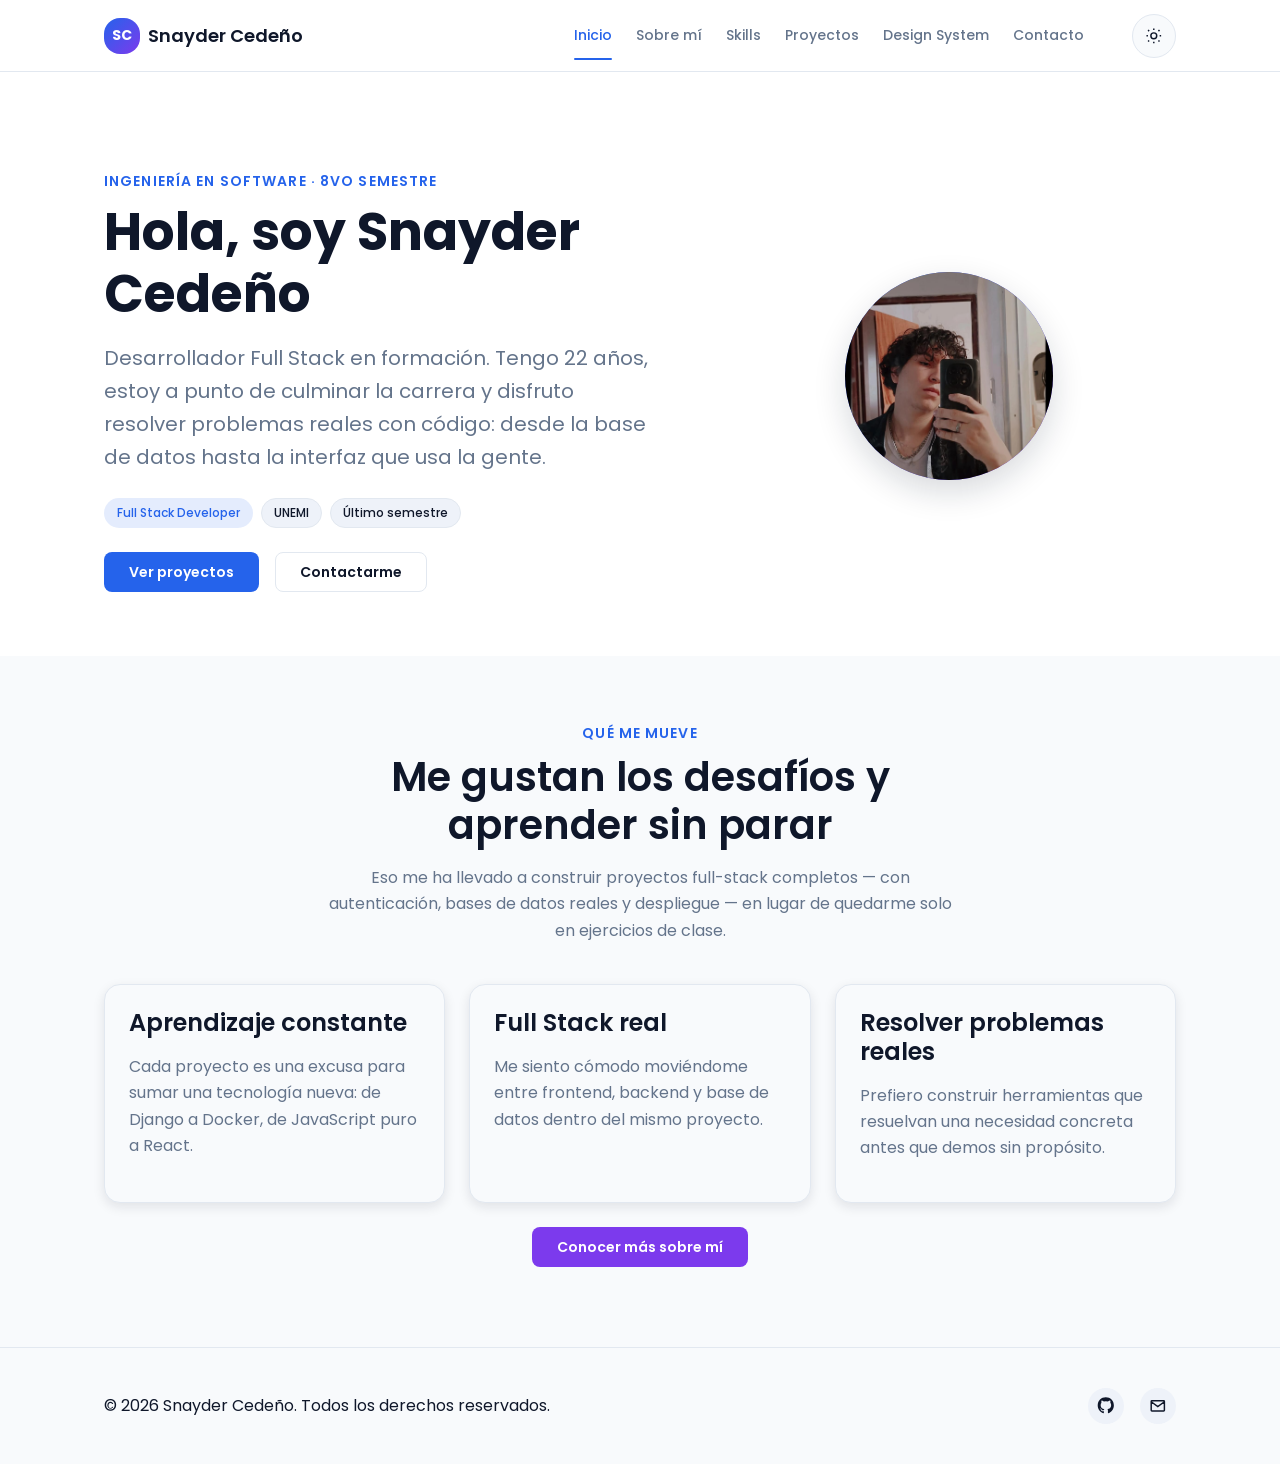
<file: index.html>
<!DOCTYPE html>
<html lang="es">
<head>
  <meta charset="UTF-8" />
  <meta name="viewport" content="width=device-width, initial-scale=1.0" />
  <title>Snayder Cedeño · Full Stack Developer</title>
  <meta name="description" content="Portafolio de Snayder Cedeño, estudiante de Ingeniería en Software y desarrollador Full Stack. Proyectos, habilidades y contacto." />
  <link rel="icon" type="image/svg+xml" href="assets/img/favicon.svg" />
  <link rel="icon" type="image/png" sizes="192x192" href="assets/img/favicon-192.png" />
  <link rel="apple-touch-icon" href="assets/img/apple-touch-icon.png" />
  <link rel="preconnect" href="https://fonts.googleapis.com" />
  <link rel="preconnect" href="https://fonts.gstatic.com" crossorigin />
  <link href="https://fonts.googleapis.com/css2?family=Poppins:wght@400;500;600;700&display=swap" rel="stylesheet" />
  <link rel="stylesheet" href="css/variables.css" />
  <link rel="stylesheet" href="css/base.css" />
  <link rel="stylesheet" href="css/layout.css" />
  <link rel="stylesheet" href="css/components.css" />
  <link rel="stylesheet" href="css/utilities.css" />
  <link rel="stylesheet" href="css/responsive.css" />
  <script>
    (function () {
      try {
        var saved = localStorage.getItem("portfolio-theme");
        var theme = saved || ((window.matchMedia && window.matchMedia("(prefers-color-scheme: dark)").matches) ? "dark" : "light");
        document.documentElement.setAttribute("data-theme", theme);
      } catch (e) {}
    })();
  </script>
</head>
<body>
  <a class="sr-only" href="#main-content">Saltar al contenido principal</a>

  <header class="site-header">
    <div class="container header__inner">
      <a href="index.html" class="brand">
        <span class="brand__mark" aria-hidden="true">SC</span>
        <span class="brand__name">Snayder Cedeño</span>
      </a>

      <nav class="navbar" aria-label="Navegación principal">
        <button class="nav-toggle" id="navToggle" type="button" aria-expanded="false" aria-controls="navMenu" aria-label="Abrir menú de navegación">
          <span class="nav-toggle__bar"></span>
          <span class="nav-toggle__bar"></span>
          <span class="nav-toggle__bar"></span>
        </button>
        <ul class="nav-menu" id="navMenu">
          <li><a href="index.html" class="nav-link nav-link--active" aria-current="page">Inicio</a></li>
          <li><a href="sobre-mi.html" class="nav-link">Sobre mí</a></li>
          <li><a href="skills.html" class="nav-link">Skills</a></li>
          <li><a href="proyectos.html" class="nav-link">Proyectos</a></li>
          <li><a href="design-system.html" class="nav-link">Design System</a></li>
          <li><a href="contacto.html" class="nav-link">Contacto</a></li>
        </ul>
      </nav>

      <div class="header__actions">
        <button class="theme-toggle" id="themeToggle" type="button" aria-label="Cambiar tema claro/oscuro" aria-pressed="false">
          <svg class="icon-sun" viewBox="0 0 24 24" fill="none" stroke="currentColor" stroke-width="2" aria-hidden="true">
            <circle cx="12" cy="12" r="4" />
            <path d="M12 2v2M12 20v2M4.22 4.22l1.42 1.42M18.36 18.36l1.42 1.42M2 12h2M20 12h2M4.22 19.78l1.42-1.42M18.36 5.64l1.42-1.42" />
          </svg>
          <svg class="icon-moon" viewBox="0 0 24 24" fill="none" stroke="currentColor" stroke-width="2" aria-hidden="true">
            <path d="M21 12.79A9 9 0 1 1 11.21 3 7 7 0 0 0 21 12.79z" />
          </svg>
        </button>
      </div>
    </div>
  </header>

  <main id="main-content">
    <section class="hero">
      <div class="container hero__inner">
        <div>
          <p class="section__eyebrow">Ingeniería en Software · 8vo semestre</p>
          <h1>Hola, soy Snayder Cedeño</h1>
          <p class="text-muted" style="font-size: var(--fs-lg)">
            Desarrollador Full Stack en formación. Tengo 22 años, estoy a punto de
            culminar la carrera y disfruto resolver problemas reales con código:
            desde la base de datos hasta la interfaz que usa la gente.
          </p>
          <div class="hero__meta" aria-label="Resumen rápido">
            <span class="badge badge-primary">Full Stack Developer</span>
            <span class="badge">UNEMI</span>
            <span class="badge">Último semestre</span>
          </div>
          <div class="hero__actions">
            <a class="btn btn-primary" href="proyectos.html">Ver proyectos</a>
            <a class="btn btn-outline" href="contacto.html">Contactarme</a>
          </div>
        </div>

        <figure class="hero__figure">
          <div class="avatar avatar--lg">
            <img src="assets/img/yo.jpeg" alt="Foto de Snayder Cedeño" />
          </div>
          <figcaption class="sr-only">Foto de Snayder Cedeño.</figcaption>
        </figure>
      </div>
    </section>

    <section class="section section--alt">
      <div class="container">
        <div class="section__header text-center" style="margin-inline:auto">
          <p class="section__eyebrow">Qué me mueve</p>
          <h2>Me gustan los desafíos y aprender sin parar</h2>
          <p class="text-muted">
            Eso me ha llevado a construir proyectos full-stack completos — con
            autenticación, bases de datos reales y despliegue — en lugar de
            quedarme solo en ejercicios de clase.
          </p>
        </div>

        <div class="grid grid--skills">
          <article class="card reveal">
            <h3>Aprendizaje constante</h3>
            <p class="text-muted">
              Cada proyecto es una excusa para sumar una tecnología nueva:
              de Django a Docker, de JavaScript puro a React.
            </p>
          </article>
          <article class="card reveal">
            <h3>Full Stack real</h3>
            <p class="text-muted">
              Me siento cómodo moviéndome entre frontend, backend y base de
              datos dentro del mismo proyecto.
            </p>
          </article>
          <article class="card reveal">
            <h3>Resolver problemas reales</h3>
            <p class="text-muted">
              Prefiero construir herramientas que resuelvan una necesidad
              concreta antes que demos sin propósito.
            </p>
          </article>
        </div>

        <p class="text-center mt-lg">
          <a class="btn btn-secondary" href="sobre-mi.html">Conocer más sobre mí</a>
        </p>
      </div>
    </section>
  </main>

  <footer class="site-footer">
    <div class="container footer__inner">
      <p class="mb-0">&copy; <span id="year"></span> Snayder Cedeño. Todos los derechos reservados.</p>
      <ul class="footer__social">
        <li>
          <a href="https://github.com/SnayderC" target="_blank" rel="noopener noreferrer" aria-label="Perfil de GitHub">
            <svg viewBox="0 0 24 24" fill="currentColor" aria-hidden="true"><path d="M12 .5C5.73.5.98 5.24.98 11.52c0 4.93 3.2 9.11 7.64 10.59.56.1.76-.24.76-.54 0-.27-.01-1.17-.02-2.12-3.11.68-3.77-1.32-3.77-1.32-.51-1.29-1.24-1.64-1.24-1.64-1.01-.69.08-.67.08-.67 1.12.08 1.71 1.15 1.71 1.15.99 1.7 2.6 1.21 3.24.92.1-.72.39-1.21.7-1.49-2.48-.28-5.09-1.24-5.09-5.53 0-1.22.43-2.22 1.15-3-.12-.28-.5-1.42.11-2.96 0 0 .94-.3 3.08 1.14a10.7 10.7 0 0 1 5.6 0c2.14-1.44 3.08-1.14 3.08-1.14.61 1.54.23 2.68.11 2.96.72.78 1.15 1.78 1.15 3 0 4.3-2.62 5.25-5.11 5.52.4.35.76 1.03.76 2.08 0 1.5-.01 2.71-.01 3.08 0 .3.2.65.77.54C19.82 20.63 23 16.45 23 11.52 23 5.24 18.27.5 12 .5z"/></svg>
          </a>
        </li>
        <li>
          <a href="mailto:cedenosnyder@gmail.com" aria-label="Enviar correo electrónico">
            <svg viewBox="0 0 24 24" fill="none" stroke="currentColor" stroke-width="2" aria-hidden="true"><path d="M4 4h16v16H4z" opacity="0"/><path d="M3 6.5 12 13l9-6.5M4 5h16a1 1 0 0 1 1 1v12a1 1 0 0 1-1 1H4a1 1 0 0 1-1-1V6a1 1 0 0 1 1-1z"/></svg>
          </a>
        </li>
      </ul>
    </div>
  </footer>

  <button class="back-to-top" id="backToTop" type="button" aria-label="Volver al inicio de la página">↑</button>

  <script src="js/nav.js" defer></script>
  <script src="js/theme.js" defer></script>
  <script src="js/scrolltop.js" defer></script>
  <script src="js/main.js" defer></script>
</body>
</html>
</file>
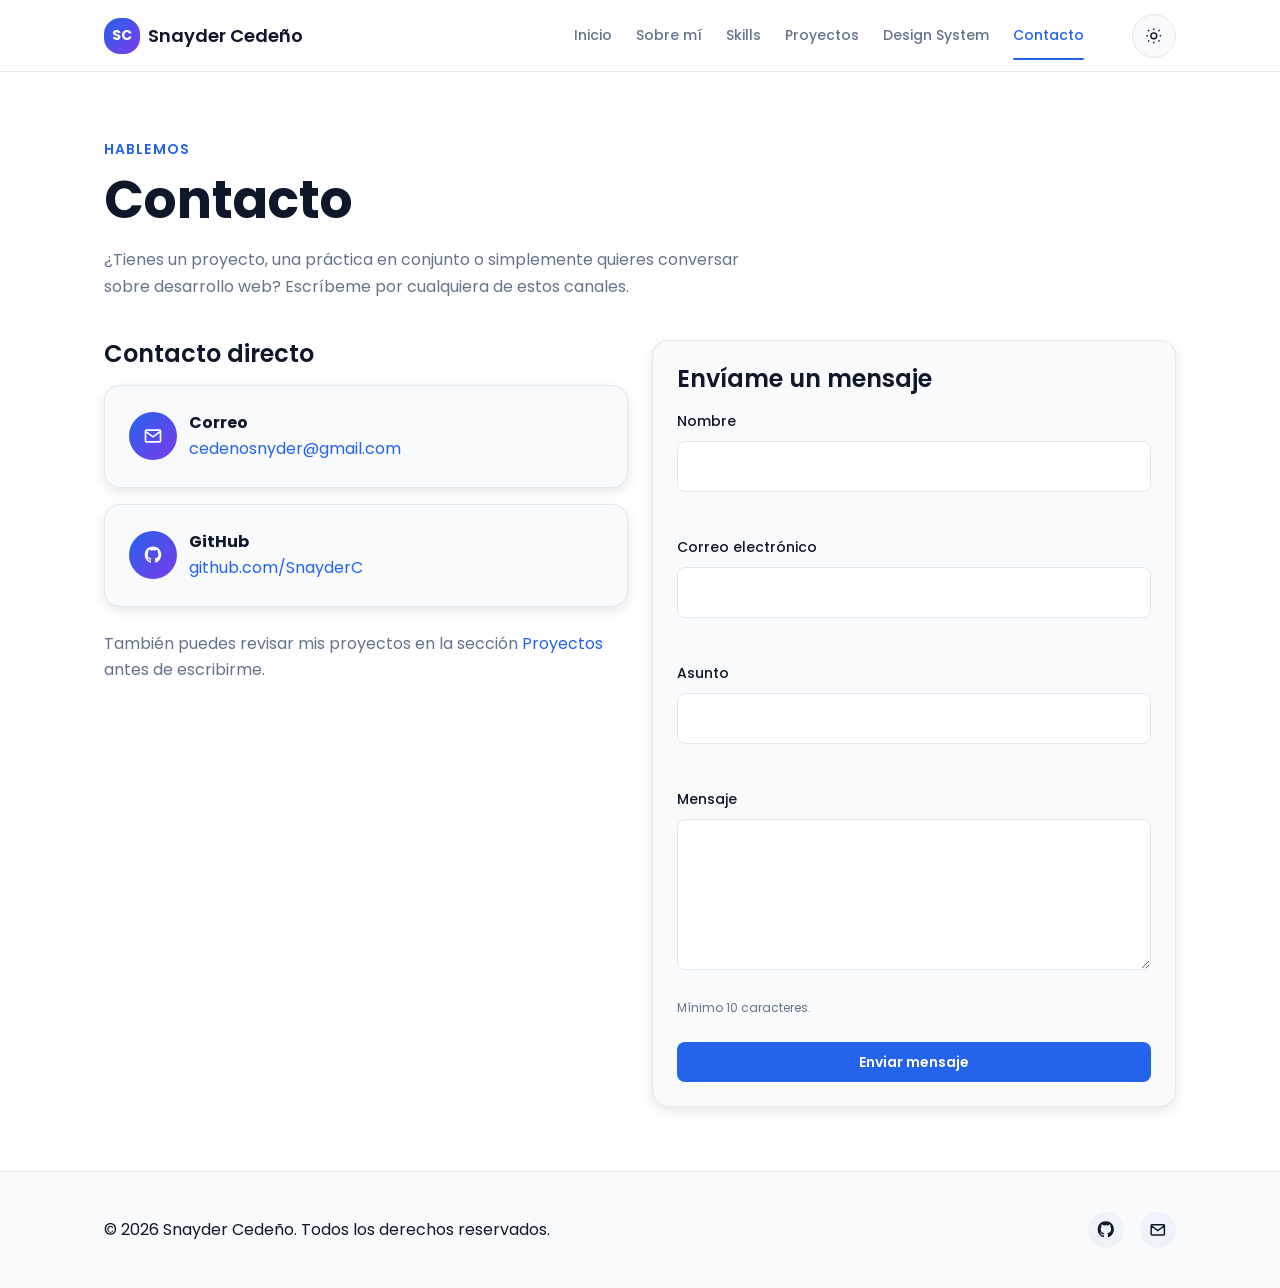
<file: contacto.html>
<!DOCTYPE html>
<html lang="es">
<head>
  <meta charset="UTF-8" />
  <meta name="viewport" content="width=device-width, initial-scale=1.0" />
  <title>Contacto · Snayder Cedeño</title>
  <meta name="description" content="Contacta a Snayder Cedeño por correo, GitHub o el formulario de contacto." />
  <link rel="icon" type="image/svg+xml" href="assets/img/favicon.svg" />
  <link rel="icon" type="image/png" sizes="192x192" href="assets/img/favicon-192.png" />
  <link rel="apple-touch-icon" href="assets/img/apple-touch-icon.png" />
  <link rel="preconnect" href="https://fonts.googleapis.com" />
  <link rel="preconnect" href="https://fonts.gstatic.com" crossorigin />
  <link href="https://fonts.googleapis.com/css2?family=Poppins:wght@400;500;600;700&display=swap" rel="stylesheet" />
  <link rel="stylesheet" href="css/variables.css" />
  <link rel="stylesheet" href="css/base.css" />
  <link rel="stylesheet" href="css/layout.css" />
  <link rel="stylesheet" href="css/components.css" />
  <link rel="stylesheet" href="css/utilities.css" />
  <link rel="stylesheet" href="css/responsive.css" />
  <script>
    (function () {
      try {
        var saved = localStorage.getItem("portfolio-theme");
        var theme = saved || ((window.matchMedia && window.matchMedia("(prefers-color-scheme: dark)").matches) ? "dark" : "light");
        document.documentElement.setAttribute("data-theme", theme);
      } catch (e) {}
    })();
  </script>
</head>
<body>
  <a class="sr-only" href="#main-content">Saltar al contenido principal</a>

  <header class="site-header">
    <div class="container header__inner">
      <a href="index.html" class="brand">
        <span class="brand__mark" aria-hidden="true">SC</span>
        <span class="brand__name">Snayder Cedeño</span>
      </a>
      <nav class="navbar" aria-label="Navegación principal">
        <button class="nav-toggle" id="navToggle" type="button" aria-expanded="false" aria-controls="navMenu" aria-label="Abrir menú de navegación">
          <span class="nav-toggle__bar"></span>
          <span class="nav-toggle__bar"></span>
          <span class="nav-toggle__bar"></span>
        </button>
        <ul class="nav-menu" id="navMenu">
          <li><a href="index.html" class="nav-link">Inicio</a></li>
          <li><a href="sobre-mi.html" class="nav-link">Sobre mí</a></li>
          <li><a href="skills.html" class="nav-link">Skills</a></li>
          <li><a href="proyectos.html" class="nav-link">Proyectos</a></li>
          <li><a href="design-system.html" class="nav-link">Design System</a></li>
          <li><a href="contacto.html" class="nav-link nav-link--active" aria-current="page">Contacto</a></li>
        </ul>
      </nav>
      <div class="header__actions">
        <button class="theme-toggle" id="themeToggle" type="button" aria-label="Cambiar tema claro/oscuro" aria-pressed="false">
          <svg class="icon-sun" viewBox="0 0 24 24" fill="none" stroke="currentColor" stroke-width="2" aria-hidden="true">
            <circle cx="12" cy="12" r="4" />
            <path d="M12 2v2M12 20v2M4.22 4.22l1.42 1.42M18.36 18.36l1.42 1.42M2 12h2M20 12h2M4.22 19.78l1.42-1.42M18.36 5.64l1.42-1.42" />
          </svg>
          <svg class="icon-moon" viewBox="0 0 24 24" fill="none" stroke="currentColor" stroke-width="2" aria-hidden="true">
            <path d="M21 12.79A9 9 0 1 1 11.21 3 7 7 0 0 0 21 12.79z" />
          </svg>
        </button>
      </div>
    </div>
  </header>

  <main id="main-content">
    <section class="section">
      <div class="container">
        <div class="section__header">
          <p class="section__eyebrow">Hablemos</p>
          <h1>Contacto</h1>
          <p class="text-muted">
            ¿Tienes un proyecto, una práctica en conjunto o simplemente
            quieres conversar sobre desarrollo web? Escríbeme por cualquiera
            de estos canales.
          </p>
        </div>

        <div class="grid grid--2col">
          <aside aria-labelledby="contacto-directo-titulo">
            <h2 id="contacto-directo-titulo" style="font-size: var(--fs-xl)">Contacto directo</h2>
            <ul style="display:flex; flex-direction:column; gap: var(--space-md)">
              <li class="card flex gap-sm" style="align-items:center">
                <span class="avatar avatar--sm" aria-hidden="true">
                  <svg viewBox="0 0 24 24" fill="none" stroke="currentColor" stroke-width="2" width="20" height="20"><path d="M3 6.5 12 13l9-6.5M4 5h16a1 1 0 0 1 1 1v12a1 1 0 0 1-1 1H4a1 1 0 0 1-1-1V6a1 1 0 0 1 1-1z"/></svg>
                </span>
                <span>
                  <strong style="display:block">Correo</strong>
                  <a href="mailto:cedenosnyder@gmail.com">cedenosnyder@gmail.com</a>
                </span>
              </li>
              <li class="card flex gap-sm" style="align-items:center">
                <span class="avatar avatar--sm" aria-hidden="true">
                  <svg viewBox="0 0 24 24" fill="currentColor" width="18" height="18"><path d="M12 .5C5.73.5.98 5.24.98 11.52c0 4.93 3.2 9.11 7.64 10.59.56.1.76-.24.76-.54 0-.27-.01-1.17-.02-2.12-3.11.68-3.77-1.32-3.77-1.32-.51-1.29-1.24-1.64-1.24-1.64-1.01-.69.08-.67.08-.67 1.12.08 1.71 1.15 1.71 1.15.99 1.7 2.6 1.21 3.24.92.1-.72.39-1.21.7-1.49-2.48-.28-5.09-1.24-5.09-5.53 0-1.22.43-2.22 1.15-3-.12-.28-.5-1.42.11-2.96 0 0 .94-.3 3.08 1.14a10.7 10.7 0 0 1 5.6 0c2.14-1.44 3.08-1.14 3.08-1.14.61 1.54.23 2.68.11 2.96.72.78 1.15 1.78 1.15 3 0 4.3-2.62 5.25-5.11 5.52.4.35.76 1.03.76 2.08 0 1.5-.01 2.71-.01 3.08 0 .3.2.65.77.54C19.82 20.63 23 16.45 23 11.52 23 5.24 18.27.5 12 .5z"/></svg>
                </span>
                <span>
                  <strong style="display:block">GitHub</strong>
                  <a href="https://github.com/SnayderC" target="_blank" rel="noopener noreferrer">github.com/SnayderC</a>
                </span>
              </li>
            </ul>
            <p class="text-muted mt-lg">
              También puedes revisar mis proyectos en la sección
              <a href="proyectos.html">Proyectos</a> antes de escribirme.
            </p>
          </aside>

          <div class="card">
            <h2 style="font-size: var(--fs-xl)">Envíame un mensaje</h2>
            <form class="form" id="contactForm" novalidate>
              <div class="form-group">
                <label class="form-label" for="contactName">Nombre</label>
                <input class="form-control" type="text" id="contactName" name="name" autocomplete="name" required aria-describedby="nameError" />
                <span class="form-error" id="nameError" role="alert"></span>
              </div>

              <div class="form-group">
                <label class="form-label" for="contactEmail">Correo electrónico</label>
                <input class="form-control" type="email" id="contactEmail" name="email" autocomplete="email" required aria-describedby="emailError" />
                <span class="form-error" id="emailError" role="alert"></span>
              </div>

              <div class="form-group">
                <label class="form-label" for="contactSubject">Asunto</label>
                <input class="form-control" type="text" id="contactSubject" name="subject" required aria-describedby="subjectError" />
                <span class="form-error" id="subjectError" role="alert"></span>
              </div>

              <div class="form-group">
                <label class="form-label" for="contactMessage">Mensaje</label>
                <textarea class="form-control" id="contactMessage" name="message" rows="5" required aria-describedby="messageError"></textarea>
                <span class="form-error" id="messageError" role="alert"></span>
                <span class="form-hint">Mínimo 10 caracteres.</span>
              </div>

              <div class="form-status" id="formStatus" role="status" aria-live="polite"></div>

              <button type="submit" class="btn btn-primary">Enviar mensaje</button>
            </form>
          </div>
        </div>
      </div>
    </section>
  </main>

  <footer class="site-footer">
    <div class="container footer__inner">
      <p class="mb-0">&copy; <span id="year"></span> Snayder Cedeño. Todos los derechos reservados.</p>
      <ul class="footer__social">
        <li>
          <a href="https://github.com/SnayderC" target="_blank" rel="noopener noreferrer" aria-label="Perfil de GitHub">
            <svg viewBox="0 0 24 24" fill="currentColor" aria-hidden="true"><path d="M12 .5C5.73.5.98 5.24.98 11.52c0 4.93 3.2 9.11 7.64 10.59.56.1.76-.24.76-.54 0-.27-.01-1.17-.02-2.12-3.11.68-3.77-1.32-3.77-1.32-.51-1.29-1.24-1.64-1.24-1.64-1.01-.69.08-.67.08-.67 1.12.08 1.71 1.15 1.71 1.15.99 1.7 2.6 1.21 3.24.92.1-.72.39-1.21.7-1.49-2.48-.28-5.09-1.24-5.09-5.53 0-1.22.43-2.22 1.15-3-.12-.28-.5-1.42.11-2.96 0 0 .94-.3 3.08 1.14a10.7 10.7 0 0 1 5.6 0c2.14-1.44 3.08-1.14 3.08-1.14.61 1.54.23 2.68.11 2.96.72.78 1.15 1.78 1.15 3 0 4.3-2.62 5.25-5.11 5.52.4.35.76 1.03.76 2.08 0 1.5-.01 2.71-.01 3.08 0 .3.2.65.77.54C19.82 20.63 23 16.45 23 11.52 23 5.24 18.27.5 12 .5z"/></svg>
          </a>
        </li>
        <li>
          <a href="mailto:cedenosnyder@gmail.com" aria-label="Enviar correo electrónico">
            <svg viewBox="0 0 24 24" fill="none" stroke="currentColor" stroke-width="2" aria-hidden="true"><path d="M3 6.5 12 13l9-6.5M4 5h16a1 1 0 0 1 1 1v12a1 1 0 0 1-1 1H4a1 1 0 0 1-1-1V6a1 1 0 0 1 1-1z"/></svg>
          </a>
        </li>
      </ul>
    </div>
  </footer>

  <button class="back-to-top" id="backToTop" type="button" aria-label="Volver al inicio de la página">↑</button>

  <script src="js/nav.js" defer></script>
  <script src="js/theme.js" defer></script>
  <script src="js/scrolltop.js" defer></script>
  <script src="js/form.js" defer></script>
  <script src="js/main.js" defer></script>
</body>
</html>
</file>
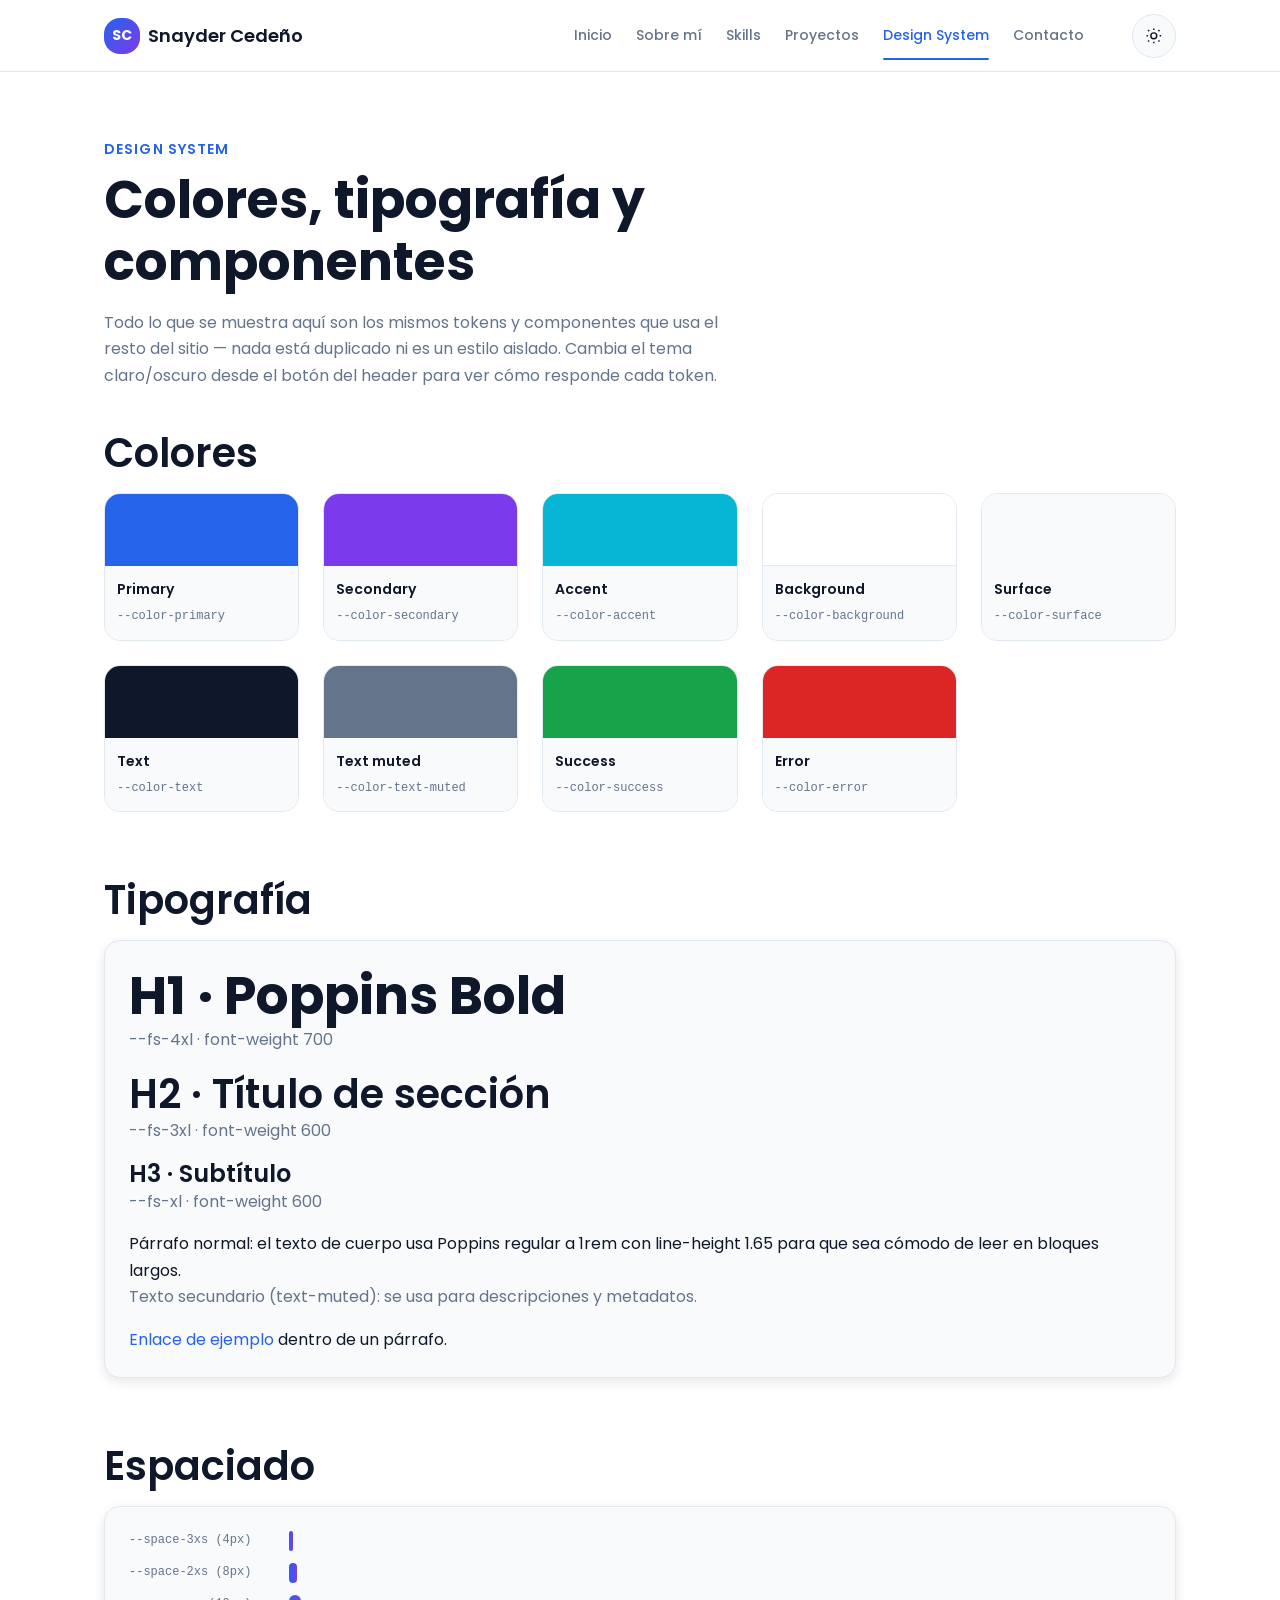
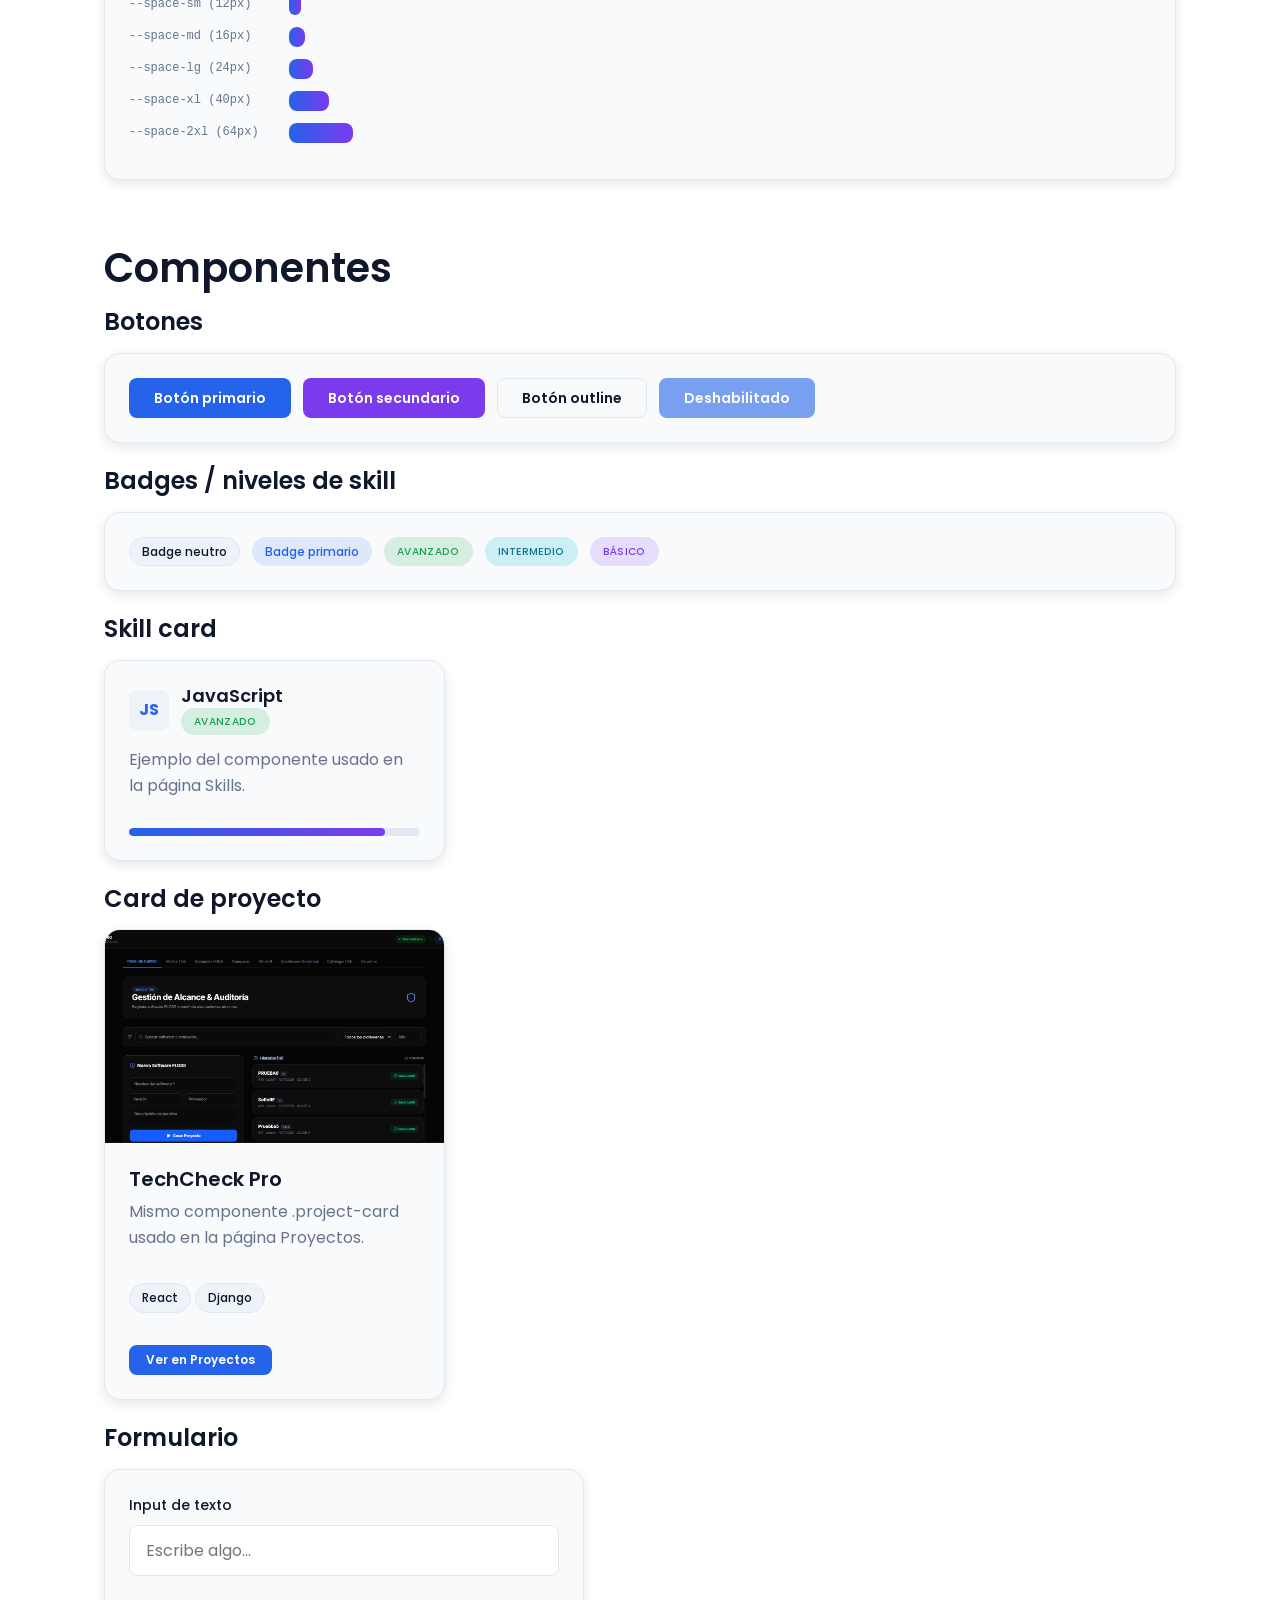
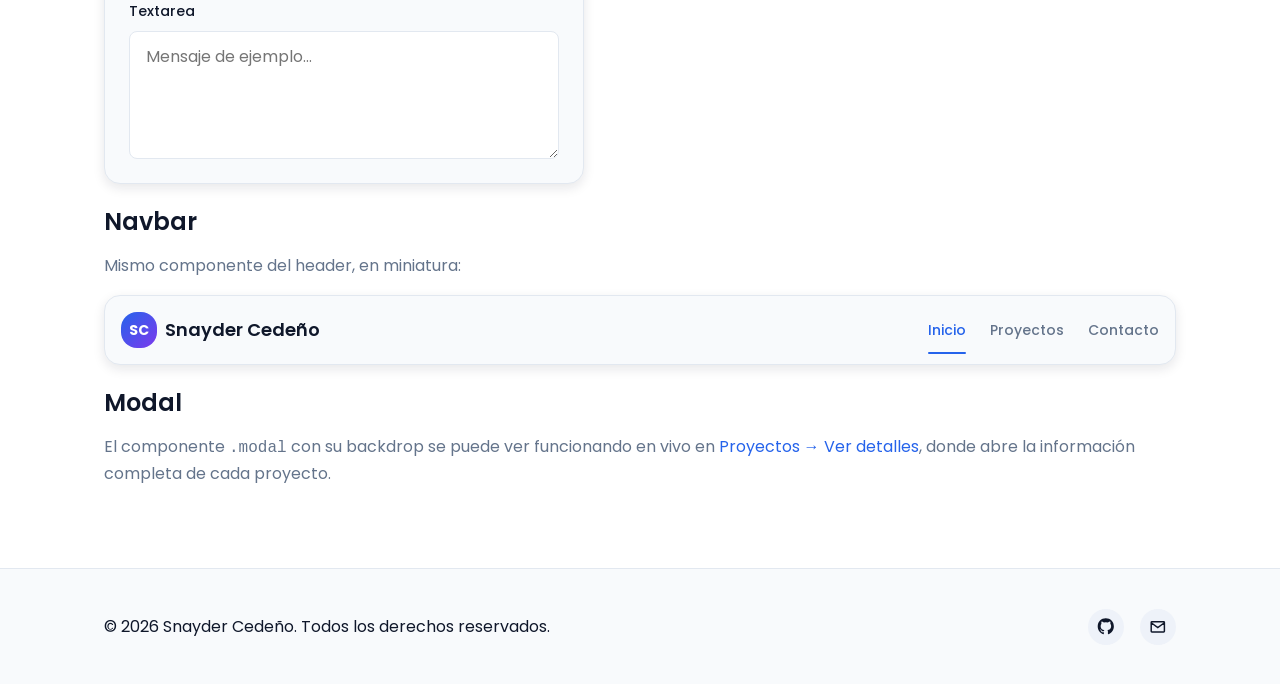
<file: design-system.html>
<!DOCTYPE html>
<html lang="es">
<head>
  <meta charset="UTF-8" />
  <meta name="viewport" content="width=device-width, initial-scale=1.0" />
  <title>Design System · Snayder Cedeño</title>
  <meta name="description" content="Design System del portafolio: paleta de colores, tipografía, espaciado y componentes reutilizables realmente usados en el sitio." />
  <link rel="icon" type="image/svg+xml" href="assets/img/favicon.svg" />
  <link rel="icon" type="image/png" sizes="192x192" href="assets/img/favicon-192.png" />
  <link rel="apple-touch-icon" href="assets/img/apple-touch-icon.png" />
  <link rel="preconnect" href="https://fonts.googleapis.com" />
  <link rel="preconnect" href="https://fonts.gstatic.com" crossorigin />
  <link href="https://fonts.googleapis.com/css2?family=Poppins:wght@400;500;600;700&display=swap" rel="stylesheet" />
  <link rel="stylesheet" href="css/variables.css" />
  <link rel="stylesheet" href="css/base.css" />
  <link rel="stylesheet" href="css/layout.css" />
  <link rel="stylesheet" href="css/components.css" />
  <link rel="stylesheet" href="css/utilities.css" />
  <link rel="stylesheet" href="css/responsive.css" />
  <script>
    (function () {
      try {
        var saved = localStorage.getItem("portfolio-theme");
        var theme = saved || ((window.matchMedia && window.matchMedia("(prefers-color-scheme: dark)").matches) ? "dark" : "light");
        document.documentElement.setAttribute("data-theme", theme);
      } catch (e) {}
    })();
  </script>
</head>
<body>
  <a class="sr-only" href="#main-content">Saltar al contenido principal</a>

  <header class="site-header">
    <div class="container header__inner">
      <a href="index.html" class="brand">
        <span class="brand__mark" aria-hidden="true">SC</span>
        <span class="brand__name">Snayder Cedeño</span>
      </a>
      <nav class="navbar" aria-label="Navegación principal">
        <button class="nav-toggle" id="navToggle" type="button" aria-expanded="false" aria-controls="navMenu" aria-label="Abrir menú de navegación">
          <span class="nav-toggle__bar"></span>
          <span class="nav-toggle__bar"></span>
          <span class="nav-toggle__bar"></span>
        </button>
        <ul class="nav-menu" id="navMenu">
          <li><a href="index.html" class="nav-link">Inicio</a></li>
          <li><a href="sobre-mi.html" class="nav-link">Sobre mí</a></li>
          <li><a href="skills.html" class="nav-link">Skills</a></li>
          <li><a href="proyectos.html" class="nav-link">Proyectos</a></li>
          <li><a href="design-system.html" class="nav-link nav-link--active" aria-current="page">Design System</a></li>
          <li><a href="contacto.html" class="nav-link">Contacto</a></li>
        </ul>
      </nav>
      <div class="header__actions">
        <button class="theme-toggle" id="themeToggle" type="button" aria-label="Cambiar tema claro/oscuro" aria-pressed="false">
          <svg class="icon-sun" viewBox="0 0 24 24" fill="none" stroke="currentColor" stroke-width="2" aria-hidden="true">
            <circle cx="12" cy="12" r="4" />
            <path d="M12 2v2M12 20v2M4.22 4.22l1.42 1.42M18.36 18.36l1.42 1.42M2 12h2M20 12h2M4.22 19.78l1.42-1.42M18.36 5.64l1.42-1.42" />
          </svg>
          <svg class="icon-moon" viewBox="0 0 24 24" fill="none" stroke="currentColor" stroke-width="2" aria-hidden="true">
            <path d="M21 12.79A9 9 0 1 1 11.21 3 7 7 0 0 0 21 12.79z" />
          </svg>
        </button>
      </div>
    </div>
  </header>

  <main id="main-content">
    <section class="section">
      <div class="container">
        <div class="section__header">
          <p class="section__eyebrow">Design System</p>
          <h1>Colores, tipografía y componentes</h1>
          <p class="text-muted">
            Todo lo que se muestra aquí son los mismos tokens y componentes
            que usa el resto del sitio — nada está duplicado ni es un
            estilo aislado. Cambia el tema claro/oscuro desde el botón del
            header para ver cómo responde cada token.
          </p>
        </div>

<h2>Colores</h2>
        <div class="grid grid--swatches" style="margin-bottom: var(--space-2xl)">
          <div class="swatch">
            <div class="swatch__color" style="background-color: var(--color-primary)"></div>
            <div class="swatch__meta">
              <span class="swatch__name">Primary</span>
              <span class="swatch__value">--color-primary</span>
            </div>
          </div>
          <div class="swatch">
            <div class="swatch__color" style="background-color: var(--color-secondary)"></div>
            <div class="swatch__meta">
              <span class="swatch__name">Secondary</span>
              <span class="swatch__value">--color-secondary</span>
            </div>
          </div>
          <div class="swatch">
            <div class="swatch__color" style="background-color: var(--color-accent)"></div>
            <div class="swatch__meta">
              <span class="swatch__name">Accent</span>
              <span class="swatch__value">--color-accent</span>
            </div>
          </div>
          <div class="swatch">
            <div class="swatch__color" style="background-color: var(--color-background); border-bottom: 1px solid var(--color-border)"></div>
            <div class="swatch__meta">
              <span class="swatch__name">Background</span>
              <span class="swatch__value">--color-background</span>
            </div>
          </div>
          <div class="swatch">
            <div class="swatch__color" style="background-color: var(--color-surface)"></div>
            <div class="swatch__meta">
              <span class="swatch__name">Surface</span>
              <span class="swatch__value">--color-surface</span>
            </div>
          </div>
          <div class="swatch">
            <div class="swatch__color" style="background-color: var(--color-text)"></div>
            <div class="swatch__meta">
              <span class="swatch__name">Text</span>
              <span class="swatch__value">--color-text</span>
            </div>
          </div>
          <div class="swatch">
            <div class="swatch__color" style="background-color: var(--color-text-muted)"></div>
            <div class="swatch__meta">
              <span class="swatch__name">Text muted</span>
              <span class="swatch__value">--color-text-muted</span>
            </div>
          </div>
          <div class="swatch">
            <div class="swatch__color" style="background-color: var(--color-success)"></div>
            <div class="swatch__meta">
              <span class="swatch__name">Success</span>
              <span class="swatch__value">--color-success</span>
            </div>
          </div>
          <div class="swatch">
            <div class="swatch__color" style="background-color: var(--color-error)"></div>
            <div class="swatch__meta">
              <span class="swatch__name">Error</span>
              <span class="swatch__value">--color-error</span>
            </div>
          </div>
        </div>

<h2>Tipografía</h2>
        <div class="card" style="margin-bottom: var(--space-2xl)">
          <h1 class="mb-0">H1 · Poppins Bold</h1>
          <p class="text-muted">--fs-4xl · font-weight 700</p>
          <h2 class="mb-0">H2 · Título de sección</h2>
          <p class="text-muted">--fs-3xl · font-weight 600</p>
          <h3 class="mb-0">H3 · Subtítulo</h3>
          <p class="text-muted">--fs-xl · font-weight 600</p>
          <p class="mb-0">Párrafo normal: el texto de cuerpo usa Poppins regular a 1rem con line-height 1.65 para que sea cómodo de leer en bloques largos.</p>
          <p class="text-muted">Texto secundario (text-muted): se usa para descripciones y metadatos.</p>
          <p class="mb-0"><a href="#top">Enlace de ejemplo</a> dentro de un párrafo.</p>
        </div>

<h2>Espaciado</h2>
        <div class="card" style="margin-bottom: var(--space-2xl)">
          <div class="space-row">
            <span class="space-row__label">--space-3xs (4px)</span>
            <span class="space-row__block" style="width: var(--space-3xs)"></span>
          </div>
          <div class="space-row">
            <span class="space-row__label">--space-2xs (8px)</span>
            <span class="space-row__block" style="width: var(--space-2xs)"></span>
          </div>
          <div class="space-row">
            <span class="space-row__label">--space-sm (12px)</span>
            <span class="space-row__block" style="width: var(--space-sm)"></span>
          </div>
          <div class="space-row">
            <span class="space-row__label">--space-md (16px)</span>
            <span class="space-row__block" style="width: var(--space-md)"></span>
          </div>
          <div class="space-row">
            <span class="space-row__label">--space-lg (24px)</span>
            <span class="space-row__block" style="width: var(--space-lg)"></span>
          </div>
          <div class="space-row">
            <span class="space-row__label">--space-xl (40px)</span>
            <span class="space-row__block" style="width: var(--space-xl)"></span>
          </div>
          <div class="space-row">
            <span class="space-row__label">--space-2xl (64px)</span>
            <span class="space-row__block" style="width: var(--space-2xl)"></span>
          </div>
        </div>

<h2>Componentes</h2>

        <h3>Botones</h3>
        <div class="card flex flex-wrap gap-sm" style="margin-bottom: var(--space-lg)">
          <button type="button" class="btn btn-primary">Botón primario</button>
          <button type="button" class="btn btn-secondary">Botón secundario</button>
          <button type="button" class="btn btn-outline">Botón outline</button>
          <button type="button" class="btn btn-primary" disabled>Deshabilitado</button>
        </div>

        <h3>Badges / niveles de skill</h3>
        <div class="card flex flex-wrap gap-sm" style="margin-bottom: var(--space-lg)">
          <span class="badge">Badge neutro</span>
          <span class="badge badge-primary">Badge primario</span>
          <span class="badge badge-level badge-level--avanzado">Avanzado</span>
          <span class="badge badge-level badge-level--intermedio">Intermedio</span>
          <span class="badge badge-level badge-level--basico">Básico</span>
        </div>

        <h3>Skill card</h3>
        <div class="grid grid--skills" style="margin-bottom: var(--space-lg)">
          <article class="card skill-card">
            <div class="skill-card__head">
              <span class="skill-card__icon" aria-hidden="true">JS</span>
              <div>
                <h4 class="skill-card__name" style="margin-bottom:0">JavaScript</h4>
                <span class="badge badge-level badge-level--avanzado">Avanzado</span>
              </div>
            </div>
            <p class="text-muted">Ejemplo del componente usado en la página Skills.</p>
            <div class="skill-level"><div class="skill-level__fill" style="width: 88%"></div></div>
          </article>
        </div>

        <h3>Card de proyecto</h3>
        <div class="grid grid--skills" style="margin-bottom: var(--space-lg)">
          <article class="project-card">
            <figure class="project-card__figure">
              <img src="assets/img/techcheckpro.jpg" alt="Captura del proyecto TechCheck Pro" loading="lazy" />
            </figure>
            <div class="project-card__body">
              <h4 class="project-card__title">TechCheck Pro</h4>
              <p class="text-muted">Mismo componente .project-card usado en la página Proyectos.</p>
              <div class="project-card__tags">
                <span class="badge">React</span>
                <span class="badge">Django</span>
              </div>
              <div class="project-card__footer">
                <a class="btn btn-primary btn-sm" href="proyectos.html">Ver en Proyectos</a>
              </div>
            </div>
          </article>
        </div>

        <h3>Formulario</h3>
        <div class="card" style="margin-bottom: var(--space-lg); max-width: 480px">
          <div class="form-group">
            <label class="form-label" for="dsInput">Input de texto</label>
            <input class="form-control" id="dsInput" type="text" placeholder="Escribe algo..." />
          </div>
          <div class="form-group mt-lg">
            <label class="form-label" for="dsTextarea">Textarea</label>
            <textarea class="form-control" id="dsTextarea" rows="3" placeholder="Mensaje de ejemplo..."></textarea>
          </div>
        </div>

        <h3>Navbar</h3>
        <p class="text-muted">Mismo componente del header, en miniatura:</p>
        <div class="card" style="margin-bottom: var(--space-lg); overflow:hidden; padding:0">
          <div class="header__inner" style="padding: var(--space-md)">
            <span class="brand"><span class="brand__mark" aria-hidden="true">SC</span><span class="brand__name">Snayder Cedeño</span></span>
            <ul class="nav-menu" style="display:flex">
              <li><a class="nav-link nav-link--active" href="#top">Inicio</a></li>
              <li><a class="nav-link" href="#top">Proyectos</a></li>
              <li><a class="nav-link" href="#top">Contacto</a></li>
            </ul>
          </div>
        </div>

        <h3>Modal</h3>
        <p class="text-muted">
          El componente <code>.modal</code> con su backdrop se puede ver
          funcionando en vivo en
          <a href="proyectos.html">Proyectos → Ver detalles</a>, donde abre
          la información completa de cada proyecto.
        </p>
      </div>
    </section>
  </main>

  <footer class="site-footer">
    <div class="container footer__inner">
      <p class="mb-0">&copy; <span id="year"></span> Snayder Cedeño. Todos los derechos reservados.</p>
      <ul class="footer__social">
        <li>
          <a href="https://github.com/SnayderC" target="_blank" rel="noopener noreferrer" aria-label="Perfil de GitHub">
            <svg viewBox="0 0 24 24" fill="currentColor" aria-hidden="true"><path d="M12 .5C5.73.5.98 5.24.98 11.52c0 4.93 3.2 9.11 7.64 10.59.56.1.76-.24.76-.54 0-.27-.01-1.17-.02-2.12-3.11.68-3.77-1.32-3.77-1.32-.51-1.29-1.24-1.64-1.24-1.64-1.01-.69.08-.67.08-.67 1.12.08 1.71 1.15 1.71 1.15.99 1.7 2.6 1.21 3.24.92.1-.72.39-1.21.7-1.49-2.48-.28-5.09-1.24-5.09-5.53 0-1.22.43-2.22 1.15-3-.12-.28-.5-1.42.11-2.96 0 0 .94-.3 3.08 1.14a10.7 10.7 0 0 1 5.6 0c2.14-1.44 3.08-1.14 3.08-1.14.61 1.54.23 2.68.11 2.96.72.78 1.15 1.78 1.15 3 0 4.3-2.62 5.25-5.11 5.52.4.35.76 1.03.76 2.08 0 1.5-.01 2.71-.01 3.08 0 .3.2.65.77.54C19.82 20.63 23 16.45 23 11.52 23 5.24 18.27.5 12 .5z"/></svg>
          </a>
        </li>
        <li>
          <a href="mailto:cedenosnyder@gmail.com" aria-label="Enviar correo electrónico">
            <svg viewBox="0 0 24 24" fill="none" stroke="currentColor" stroke-width="2" aria-hidden="true"><path d="M3 6.5 12 13l9-6.5M4 5h16a1 1 0 0 1 1 1v12a1 1 0 0 1-1 1H4a1 1 0 0 1-1-1V6a1 1 0 0 1 1-1z"/></svg>
          </a>
        </li>
      </ul>
    </div>
  </footer>

  <button class="back-to-top" id="backToTop" type="button" aria-label="Volver al inicio de la página">↑</button>

  <script src="js/nav.js" defer></script>
  <script src="js/theme.js" defer></script>
  <script src="js/scrolltop.js" defer></script>
  <script src="js/main.js" defer></script>
</body>
</html>
</file>
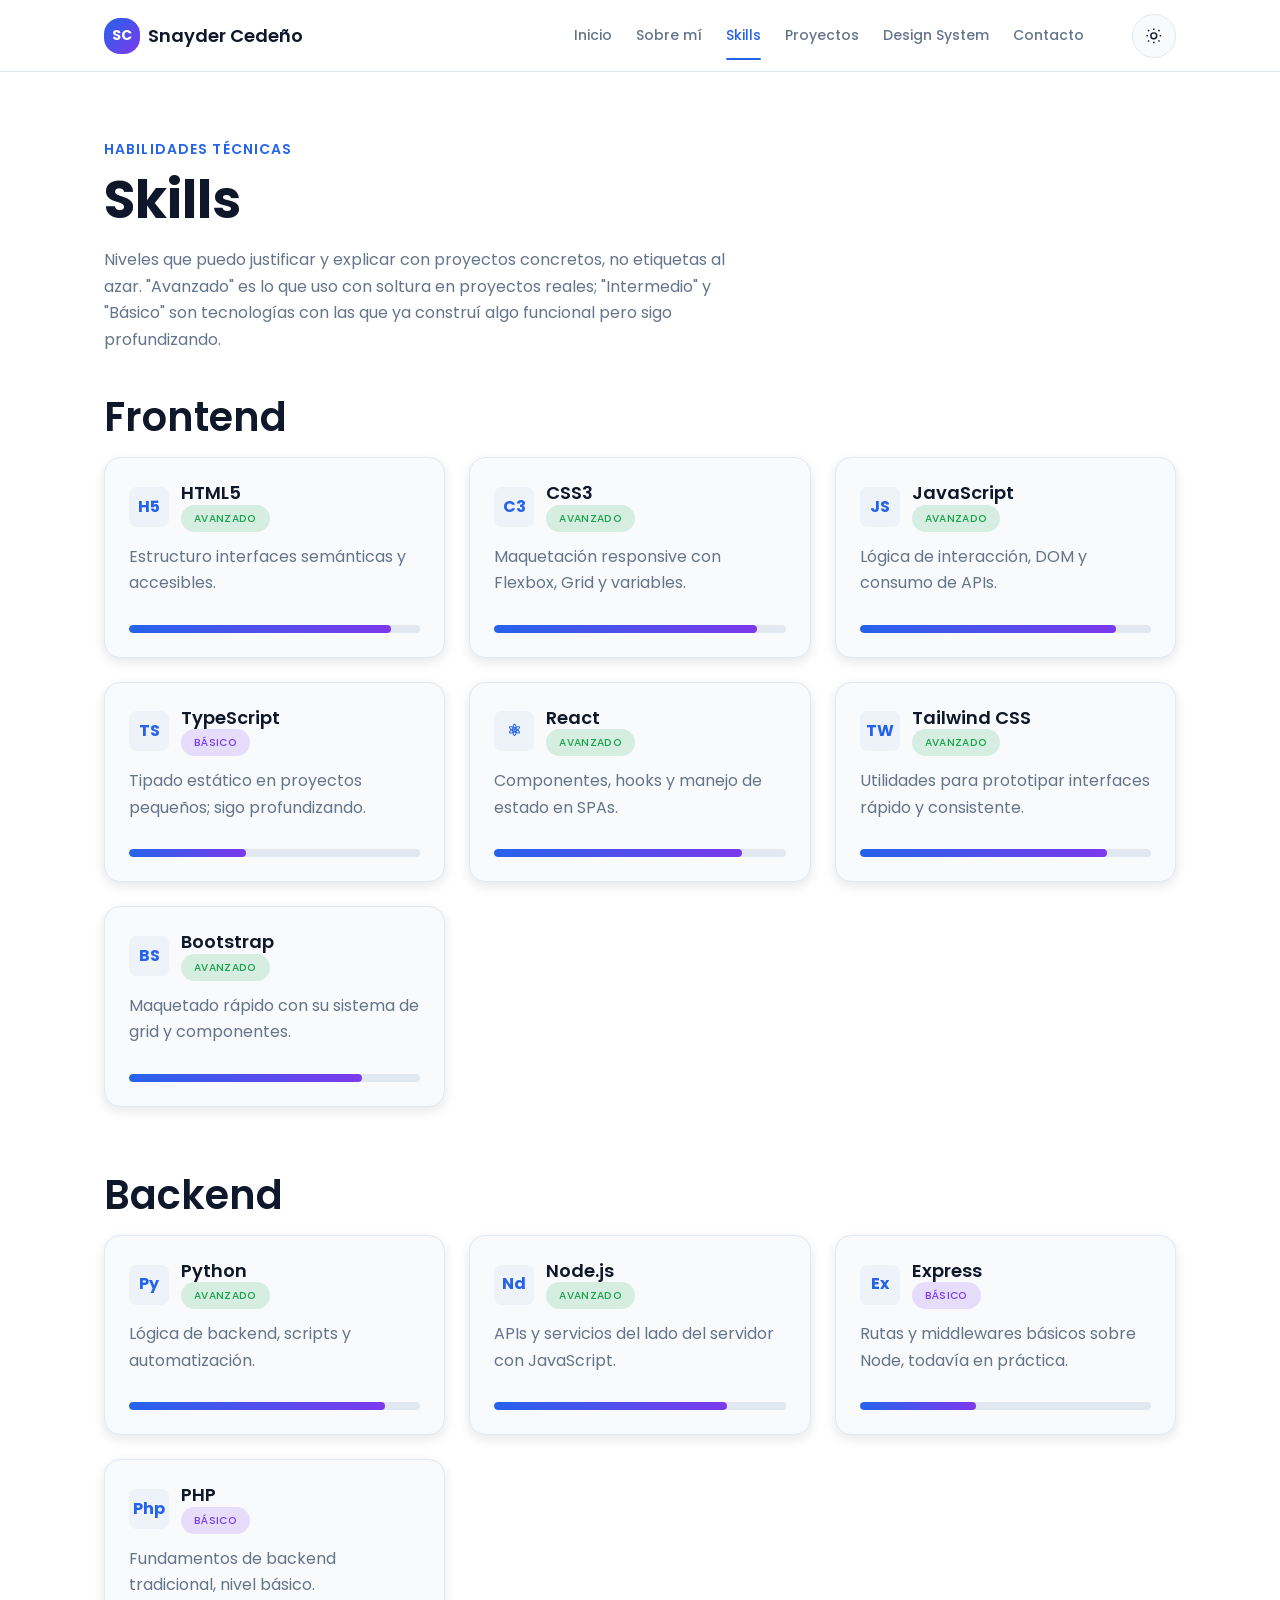
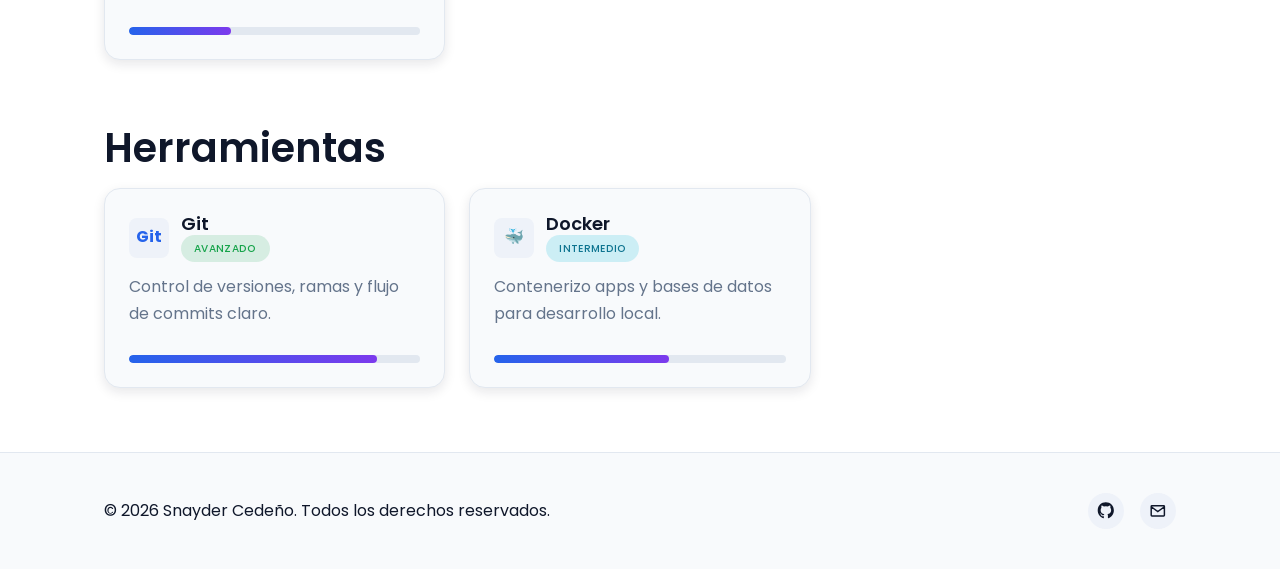
<file: skills.html>
<!DOCTYPE html>
<html lang="es">
<head>
  <meta charset="UTF-8" />
  <meta name="viewport" content="width=device-width, initial-scale=1.0" />
  <title>Skills · Snayder Cedeño</title>
  <meta name="description" content="Habilidades técnicas de Snayder Cedeño organizadas por categoría: frontend, backend y herramientas." />
  <link rel="icon" type="image/svg+xml" href="assets/img/favicon.svg" />
  <link rel="icon" type="image/png" sizes="192x192" href="assets/img/favicon-192.png" />
  <link rel="apple-touch-icon" href="assets/img/apple-touch-icon.png" />
  <link rel="preconnect" href="https://fonts.googleapis.com" />
  <link rel="preconnect" href="https://fonts.gstatic.com" crossorigin />
  <link href="https://fonts.googleapis.com/css2?family=Poppins:wght@400;500;600;700&display=swap" rel="stylesheet" />
  <link rel="stylesheet" href="css/variables.css" />
  <link rel="stylesheet" href="css/base.css" />
  <link rel="stylesheet" href="css/layout.css" />
  <link rel="stylesheet" href="css/components.css" />
  <link rel="stylesheet" href="css/utilities.css" />
  <link rel="stylesheet" href="css/responsive.css" />
  <script>
    (function () {
      try {
        var saved = localStorage.getItem("portfolio-theme");
        var theme = saved || ((window.matchMedia && window.matchMedia("(prefers-color-scheme: dark)").matches) ? "dark" : "light");
        document.documentElement.setAttribute("data-theme", theme);
      } catch (e) {}
    })();
  </script>
</head>
<body>
  <a class="sr-only" href="#main-content">Saltar al contenido principal</a>

  <header class="site-header">
    <div class="container header__inner">
      <a href="index.html" class="brand">
        <span class="brand__mark" aria-hidden="true">SC</span>
        <span class="brand__name">Snayder Cedeño</span>
      </a>
      <nav class="navbar" aria-label="Navegación principal">
        <button class="nav-toggle" id="navToggle" type="button" aria-expanded="false" aria-controls="navMenu" aria-label="Abrir menú de navegación">
          <span class="nav-toggle__bar"></span>
          <span class="nav-toggle__bar"></span>
          <span class="nav-toggle__bar"></span>
        </button>
        <ul class="nav-menu" id="navMenu">
          <li><a href="index.html" class="nav-link">Inicio</a></li>
          <li><a href="sobre-mi.html" class="nav-link">Sobre mí</a></li>
          <li><a href="skills.html" class="nav-link nav-link--active" aria-current="page">Skills</a></li>
          <li><a href="proyectos.html" class="nav-link">Proyectos</a></li>
          <li><a href="design-system.html" class="nav-link">Design System</a></li>
          <li><a href="contacto.html" class="nav-link">Contacto</a></li>
        </ul>
      </nav>
      <div class="header__actions">
        <button class="theme-toggle" id="themeToggle" type="button" aria-label="Cambiar tema claro/oscuro" aria-pressed="false">
          <svg class="icon-sun" viewBox="0 0 24 24" fill="none" stroke="currentColor" stroke-width="2" aria-hidden="true">
            <circle cx="12" cy="12" r="4" />
            <path d="M12 2v2M12 20v2M4.22 4.22l1.42 1.42M18.36 18.36l1.42 1.42M2 12h2M20 12h2M4.22 19.78l1.42-1.42M18.36 5.64l1.42-1.42" />
          </svg>
          <svg class="icon-moon" viewBox="0 0 24 24" fill="none" stroke="currentColor" stroke-width="2" aria-hidden="true">
            <path d="M21 12.79A9 9 0 1 1 11.21 3 7 7 0 0 0 21 12.79z" />
          </svg>
        </button>
      </div>
    </div>
  </header>

  <main id="main-content">
    <section class="section">
      <div class="container">
        <div class="section__header">
          <p class="section__eyebrow">Habilidades técnicas</p>
          <h1>Skills</h1>
          <p class="text-muted">
            Niveles que puedo justificar y explicar con proyectos concretos,
            no etiquetas al azar. "Avanzado" es lo que uso con soltura en
            proyectos reales; "Intermedio" y "Básico" son tecnologías con las
            que ya construí algo funcional pero sigo profundizando.
          </p>
        </div>

        <h2>Frontend</h2>
        <div class="grid grid--skills" style="margin-bottom: var(--space-2xl)">
          <article class="card skill-card reveal">
            <div class="skill-card__head">
              <span class="skill-card__icon" aria-hidden="true">H5</span>
              <div>
                <h3 class="skill-card__name">HTML5</h3>
                <span class="badge badge-level badge-level--avanzado">Avanzado</span>
              </div>
            </div>
            <p class="text-muted">Estructuro interfaces semánticas y accesibles.</p>
            <div class="skill-level" role="img" aria-label="Nivel avanzado, aproximadamente 90%">
              <div class="skill-level__fill" style="width: 90%"></div>
            </div>
          </article>

          <article class="card skill-card reveal">
            <div class="skill-card__head">
              <span class="skill-card__icon" aria-hidden="true">C3</span>
              <div>
                <h3 class="skill-card__name">CSS3</h3>
                <span class="badge badge-level badge-level--avanzado">Avanzado</span>
              </div>
            </div>
            <p class="text-muted">Maquetación responsive con Flexbox, Grid y variables.</p>
            <div class="skill-level" role="img" aria-label="Nivel avanzado, aproximadamente 90%">
              <div class="skill-level__fill" style="width: 90%"></div>
            </div>
          </article>

          <article class="card skill-card reveal">
            <div class="skill-card__head">
              <span class="skill-card__icon" aria-hidden="true">JS</span>
              <div>
                <h3 class="skill-card__name">JavaScript</h3>
                <span class="badge badge-level badge-level--avanzado">Avanzado</span>
              </div>
            </div>
            <p class="text-muted">Lógica de interacción, DOM y consumo de APIs.</p>
            <div class="skill-level" role="img" aria-label="Nivel avanzado, aproximadamente 88%">
              <div class="skill-level__fill" style="width: 88%"></div>
            </div>
          </article>

          <article class="card skill-card reveal">
            <div class="skill-card__head">
              <span class="skill-card__icon" aria-hidden="true">TS</span>
              <div>
                <h3 class="skill-card__name">TypeScript</h3>
                <span class="badge badge-level badge-level--basico">Básico</span>
              </div>
            </div>
            <p class="text-muted">Tipado estático en proyectos pequeños; sigo profundizando.</p>
            <div class="skill-level" role="img" aria-label="Nivel básico, aproximadamente 40%">
              <div class="skill-level__fill" style="width: 40%"></div>
            </div>
          </article>

          <article class="card skill-card reveal">
            <div class="skill-card__head">
              <span class="skill-card__icon" aria-hidden="true">⚛</span>
              <div>
                <h3 class="skill-card__name">React</h3>
                <span class="badge badge-level badge-level--avanzado">Avanzado</span>
              </div>
            </div>
            <p class="text-muted">Componentes, hooks y manejo de estado en SPAs.</p>
            <div class="skill-level" role="img" aria-label="Nivel avanzado, aproximadamente 85%">
              <div class="skill-level__fill" style="width: 85%"></div>
            </div>
          </article>

          <article class="card skill-card reveal">
            <div class="skill-card__head">
              <span class="skill-card__icon" aria-hidden="true">TW</span>
              <div>
                <h3 class="skill-card__name">Tailwind CSS</h3>
                <span class="badge badge-level badge-level--avanzado">Avanzado</span>
              </div>
            </div>
            <p class="text-muted">Utilidades para prototipar interfaces rápido y consistente.</p>
            <div class="skill-level" role="img" aria-label="Nivel avanzado, aproximadamente 85%">
              <div class="skill-level__fill" style="width: 85%"></div>
            </div>
          </article>

          <article class="card skill-card reveal">
            <div class="skill-card__head">
              <span class="skill-card__icon" aria-hidden="true">BS</span>
              <div>
                <h3 class="skill-card__name">Bootstrap</h3>
                <span class="badge badge-level badge-level--avanzado">Avanzado</span>
              </div>
            </div>
            <p class="text-muted">Maquetado rápido con su sistema de grid y componentes.</p>
            <div class="skill-level" role="img" aria-label="Nivel avanzado, aproximadamente 80%">
              <div class="skill-level__fill" style="width: 80%"></div>
            </div>
          </article>
        </div>

        <h2>Backend</h2>
        <div class="grid grid--skills" style="margin-bottom: var(--space-2xl)">
          <article class="card skill-card reveal">
            <div class="skill-card__head">
              <span class="skill-card__icon" aria-hidden="true">Py</span>
              <div>
                <h3 class="skill-card__name">Python</h3>
                <span class="badge badge-level badge-level--avanzado">Avanzado</span>
              </div>
            </div>
            <p class="text-muted">Lógica de backend, scripts y automatización.</p>
            <div class="skill-level" role="img" aria-label="Nivel avanzado, aproximadamente 88%">
              <div class="skill-level__fill" style="width: 88%"></div>
            </div>
          </article>

          <article class="card skill-card reveal">
            <div class="skill-card__head">
              <span class="skill-card__icon" aria-hidden="true">Nd</span>
              <div>
                <h3 class="skill-card__name">Node.js</h3>
                <span class="badge badge-level badge-level--avanzado">Avanzado</span>
              </div>
            </div>
            <p class="text-muted">APIs y servicios del lado del servidor con JavaScript.</p>
            <div class="skill-level" role="img" aria-label="Nivel avanzado, aproximadamente 80%">
              <div class="skill-level__fill" style="width: 80%"></div>
            </div>
          </article>

          <article class="card skill-card reveal">
            <div class="skill-card__head">
              <span class="skill-card__icon" aria-hidden="true">Ex</span>
              <div>
                <h3 class="skill-card__name">Express</h3>
                <span class="badge badge-level badge-level--basico">Básico</span>
              </div>
            </div>
            <p class="text-muted">Rutas y middlewares básicos sobre Node, todavía en práctica.</p>
            <div class="skill-level" role="img" aria-label="Nivel básico, aproximadamente 40%">
              <div class="skill-level__fill" style="width: 40%"></div>
            </div>
          </article>

          <article class="card skill-card reveal">
            <div class="skill-card__head">
              <span class="skill-card__icon" aria-hidden="true">Php</span>
              <div>
                <h3 class="skill-card__name">PHP</h3>
                <span class="badge badge-level badge-level--basico">Básico</span>
              </div>
            </div>
            <p class="text-muted">Fundamentos de backend tradicional, nivel básico.</p>
            <div class="skill-level" role="img" aria-label="Nivel básico, aproximadamente 35%">
              <div class="skill-level__fill" style="width: 35%"></div>
            </div>
          </article>
        </div>

        <h2>Herramientas</h2>
        <div class="grid grid--skills">
          <article class="card skill-card reveal">
            <div class="skill-card__head">
              <span class="skill-card__icon" aria-hidden="true">Git</span>
              <div>
                <h3 class="skill-card__name">Git</h3>
                <span class="badge badge-level badge-level--avanzado">Avanzado</span>
              </div>
            </div>
            <p class="text-muted">Control de versiones, ramas y flujo de commits claro.</p>
            <div class="skill-level" role="img" aria-label="Nivel avanzado, aproximadamente 85%">
              <div class="skill-level__fill" style="width: 85%"></div>
            </div>
          </article>

          <article class="card skill-card reveal">
            <div class="skill-card__head">
              <span class="skill-card__icon" aria-hidden="true">🐳</span>
              <div>
                <h3 class="skill-card__name">Docker</h3>
                <span class="badge badge-level badge-level--intermedio">Intermedio</span>
              </div>
            </div>
            <p class="text-muted">Contenerizo apps y bases de datos para desarrollo local.</p>
            <div class="skill-level" role="img" aria-label="Nivel intermedio, aproximadamente 60%">
              <div class="skill-level__fill" style="width: 60%"></div>
            </div>
          </article>
        </div>
      </div>
    </section>
  </main>

  <footer class="site-footer">
    <div class="container footer__inner">
      <p class="mb-0">&copy; <span id="year"></span> Snayder Cedeño. Todos los derechos reservados.</p>
      <ul class="footer__social">
        <li>
          <a href="https://github.com/SnayderC" target="_blank" rel="noopener noreferrer" aria-label="Perfil de GitHub">
            <svg viewBox="0 0 24 24" fill="currentColor" aria-hidden="true"><path d="M12 .5C5.73.5.98 5.24.98 11.52c0 4.93 3.2 9.11 7.64 10.59.56.1.76-.24.76-.54 0-.27-.01-1.17-.02-2.12-3.11.68-3.77-1.32-3.77-1.32-.51-1.29-1.24-1.64-1.24-1.64-1.01-.69.08-.67.08-.67 1.12.08 1.71 1.15 1.71 1.15.99 1.7 2.6 1.21 3.24.92.1-.72.39-1.21.7-1.49-2.48-.28-5.09-1.24-5.09-5.53 0-1.22.43-2.22 1.15-3-.12-.28-.5-1.42.11-2.96 0 0 .94-.3 3.08 1.14a10.7 10.7 0 0 1 5.6 0c2.14-1.44 3.08-1.14 3.08-1.14.61 1.54.23 2.68.11 2.96.72.78 1.15 1.78 1.15 3 0 4.3-2.62 5.25-5.11 5.52.4.35.76 1.03.76 2.08 0 1.5-.01 2.71-.01 3.08 0 .3.2.65.77.54C19.82 20.63 23 16.45 23 11.52 23 5.24 18.27.5 12 .5z"/></svg>
          </a>
        </li>
        <li>
          <a href="mailto:cedenosnyder@gmail.com" aria-label="Enviar correo electrónico">
            <svg viewBox="0 0 24 24" fill="none" stroke="currentColor" stroke-width="2" aria-hidden="true"><path d="M3 6.5 12 13l9-6.5M4 5h16a1 1 0 0 1 1 1v12a1 1 0 0 1-1 1H4a1 1 0 0 1-1-1V6a1 1 0 0 1 1-1z"/></svg>
          </a>
        </li>
      </ul>
    </div>
  </footer>

  <button class="back-to-top" id="backToTop" type="button" aria-label="Volver al inicio de la página">↑</button>

  <script src="js/nav.js" defer></script>
  <script src="js/theme.js" defer></script>
  <script src="js/scrolltop.js" defer></script>
  <script src="js/main.js" defer></script>
</body>
</html>
</file>
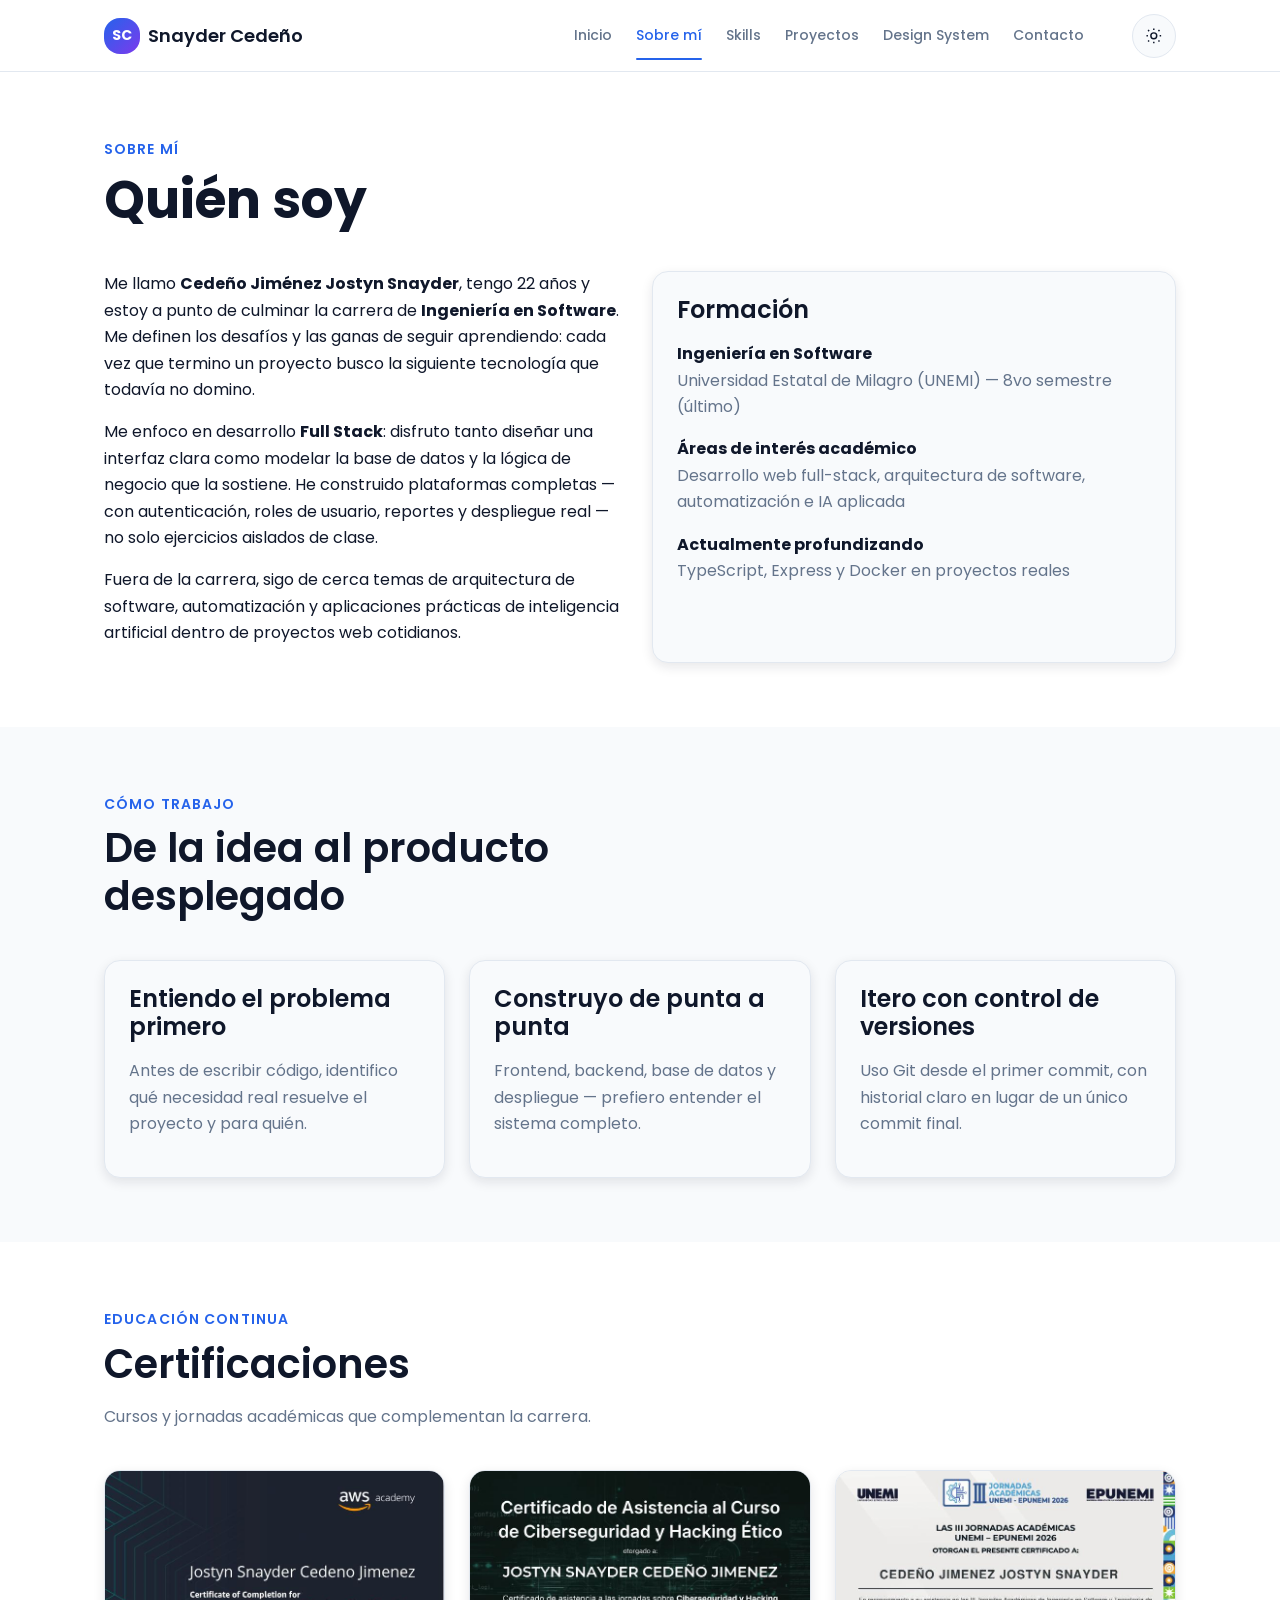
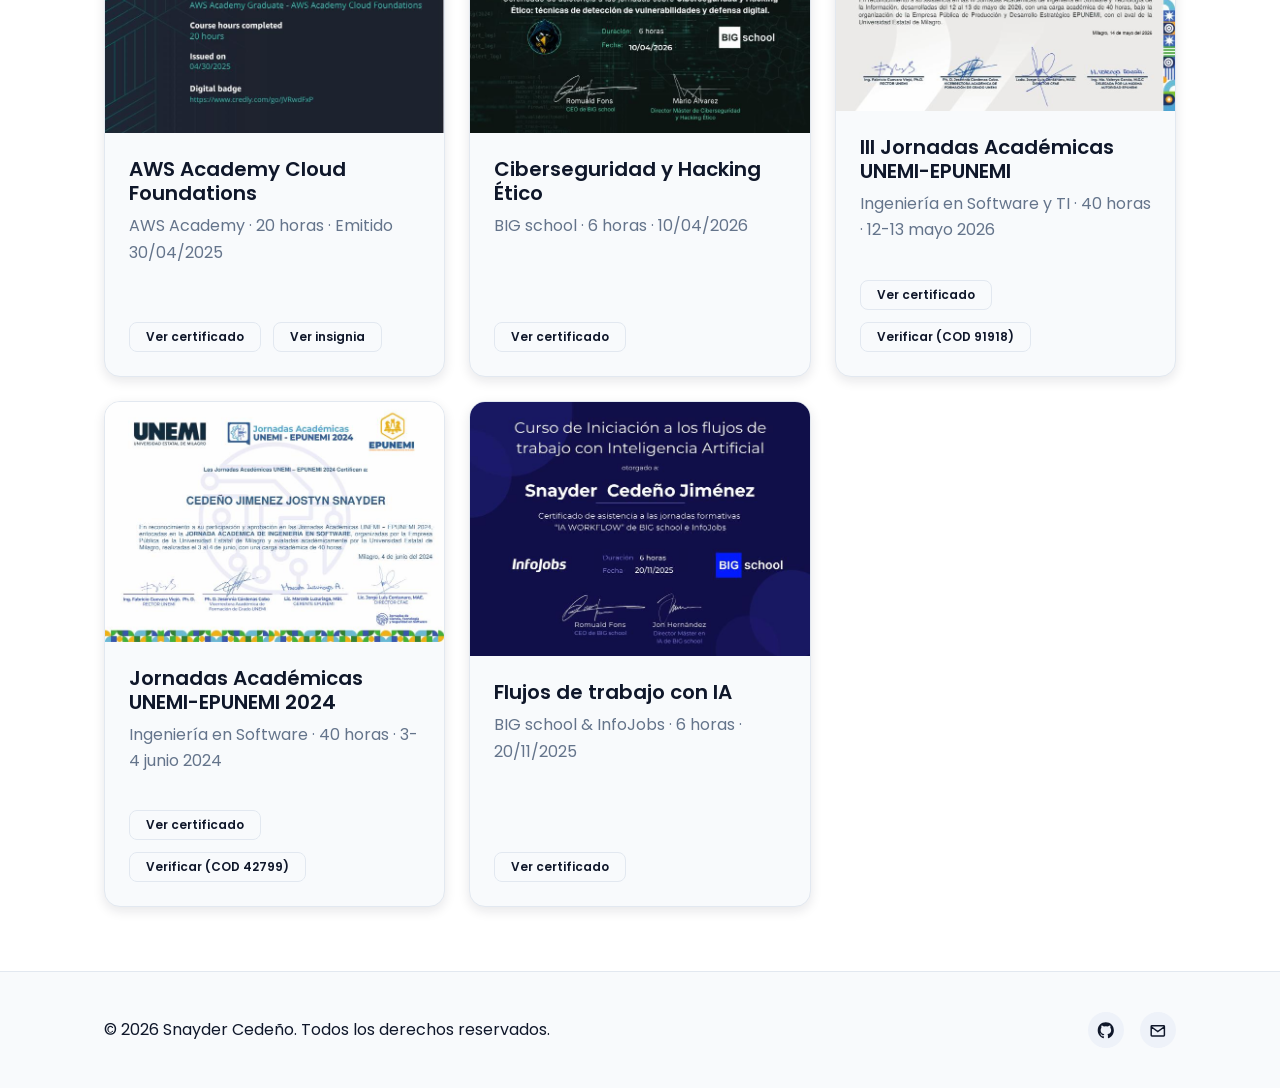
<file: sobre-mi.html>
<!DOCTYPE html>
<html lang="es">
<head>
  <meta charset="UTF-8" />
  <meta name="viewport" content="width=device-width, initial-scale=1.0" />
  <title>Sobre mí · Snayder Cedeño</title>
  <meta name="description" content="Formación académica, intereses y trayectoria de Snayder Cedeño, estudiante de Ingeniería en Software." />
  <link rel="icon" type="image/svg+xml" href="assets/img/favicon.svg" />
  <link rel="icon" type="image/png" sizes="192x192" href="assets/img/favicon-192.png" />
  <link rel="apple-touch-icon" href="assets/img/apple-touch-icon.png" />
  <link rel="preconnect" href="https://fonts.googleapis.com" />
  <link rel="preconnect" href="https://fonts.gstatic.com" crossorigin />
  <link href="https://fonts.googleapis.com/css2?family=Poppins:wght@400;500;600;700&display=swap" rel="stylesheet" />
  <link rel="stylesheet" href="css/variables.css" />
  <link rel="stylesheet" href="css/base.css" />
  <link rel="stylesheet" href="css/layout.css" />
  <link rel="stylesheet" href="css/components.css" />
  <link rel="stylesheet" href="css/utilities.css" />
  <link rel="stylesheet" href="css/responsive.css" />
  <script>
    (function () {
      try {
        var saved = localStorage.getItem("portfolio-theme");
        var theme = saved || ((window.matchMedia && window.matchMedia("(prefers-color-scheme: dark)").matches) ? "dark" : "light");
        document.documentElement.setAttribute("data-theme", theme);
      } catch (e) {}
    })();
  </script>
</head>
<body>
  <a class="sr-only" href="#main-content">Saltar al contenido principal</a>

  <header class="site-header">
    <div class="container header__inner">
      <a href="index.html" class="brand">
        <span class="brand__mark" aria-hidden="true">SC</span>
        <span class="brand__name">Snayder Cedeño</span>
      </a>
      <nav class="navbar" aria-label="Navegación principal">
        <button class="nav-toggle" id="navToggle" type="button" aria-expanded="false" aria-controls="navMenu" aria-label="Abrir menú de navegación">
          <span class="nav-toggle__bar"></span>
          <span class="nav-toggle__bar"></span>
          <span class="nav-toggle__bar"></span>
        </button>
        <ul class="nav-menu" id="navMenu">
          <li><a href="index.html" class="nav-link">Inicio</a></li>
          <li><a href="sobre-mi.html" class="nav-link nav-link--active" aria-current="page">Sobre mí</a></li>
          <li><a href="skills.html" class="nav-link">Skills</a></li>
          <li><a href="proyectos.html" class="nav-link">Proyectos</a></li>
          <li><a href="design-system.html" class="nav-link">Design System</a></li>
          <li><a href="contacto.html" class="nav-link">Contacto</a></li>
        </ul>
      </nav>
      <div class="header__actions">
        <button class="theme-toggle" id="themeToggle" type="button" aria-label="Cambiar tema claro/oscuro" aria-pressed="false">
          <svg class="icon-sun" viewBox="0 0 24 24" fill="none" stroke="currentColor" stroke-width="2" aria-hidden="true">
            <circle cx="12" cy="12" r="4" />
            <path d="M12 2v2M12 20v2M4.22 4.22l1.42 1.42M18.36 18.36l1.42 1.42M2 12h2M20 12h2M4.22 19.78l1.42-1.42M18.36 5.64l1.42-1.42" />
          </svg>
          <svg class="icon-moon" viewBox="0 0 24 24" fill="none" stroke="currentColor" stroke-width="2" aria-hidden="true">
            <path d="M21 12.79A9 9 0 1 1 11.21 3 7 7 0 0 0 21 12.79z" />
          </svg>
        </button>
      </div>
    </div>
  </header>

  <main id="main-content">
    <section class="section">
      <div class="container">
        <div class="section__header">
          <p class="section__eyebrow">Sobre mí</p>
          <h1>Quién soy</h1>
        </div>

        <div class="grid grid--2col">
          <article class="reveal">
            <p>
              Me llamo <strong>Cedeño Jiménez Jostyn Snayder</strong>, tengo 22 años
              y estoy a punto de culminar la carrera de <strong>Ingeniería en
              Software</strong>. Me definen los desafíos y las ganas de seguir
              aprendiendo: cada vez que termino un proyecto busco la siguiente
              tecnología que todavía no domino.
            </p>
            <p>
              Me enfoco en desarrollo <strong>Full Stack</strong>: disfruto tanto
              diseñar una interfaz clara como modelar la base de datos y la
              lógica de negocio que la sostiene. He construido plataformas
              completas — con autenticación, roles de usuario, reportes y
              despliegue real — no solo ejercicios aislados de clase.
            </p>
            <p>
              Fuera de la carrera, sigo de cerca temas de arquitectura de
              software, automatización y aplicaciones prácticas de inteligencia
              artificial dentro de proyectos web cotidianos.
            </p>
          </article>

          <aside class="card" aria-labelledby="formacion-titulo">
            <h2 id="formacion-titulo" style="font-size: var(--fs-xl)">Formación</h2>
            <ul style="display:flex; flex-direction:column; gap: var(--space-md)">
              <li>
                <strong>Ingeniería en Software</strong><br />
                <span class="text-muted">Universidad Estatal de Milagro (UNEMI) — 8vo semestre (último)</span>
              </li>
              <li>
                <strong>Áreas de interés académico</strong><br />
                <span class="text-muted">Desarrollo web full-stack, arquitectura de software, automatización e IA aplicada</span>
              </li>
              <li>
                <strong>Actualmente profundizando</strong><br />
                <span class="text-muted">TypeScript, Express y Docker en proyectos reales</span>
              </li>
            </ul>
          </aside>
        </div>
      </div>
    </section>

    <section class="section section--alt">
      <div class="container">
        <div class="section__header">
          <p class="section__eyebrow">Cómo trabajo</p>
          <h2>De la idea al producto desplegado</h2>
        </div>
        <div class="grid grid--skills">
          <article class="card reveal">
            <h3>Entiendo el problema primero</h3>
            <p class="text-muted">Antes de escribir código, identifico qué necesidad real resuelve el proyecto y para quién.</p>
          </article>
          <article class="card reveal">
            <h3>Construyo de punta a punta</h3>
            <p class="text-muted">Frontend, backend, base de datos y despliegue — prefiero entender el sistema completo.</p>
          </article>
          <article class="card reveal">
            <h3>Itero con control de versiones</h3>
            <p class="text-muted">Uso Git desde el primer commit, con historial claro en lugar de un único commit final.</p>
          </article>
        </div>
      </div>
    </section>

    <section class="section">
      <div class="container">
        <div class="section__header">
          <p class="section__eyebrow">Educación continua</p>
          <h2>Certificaciones</h2>
          <p class="text-muted">Cursos y jornadas académicas que complementan la carrera.</p>
        </div>

        <div class="grid grid--projects">
          <article class="project-card reveal">
            <figure class="project-card__figure">
              <img src="assets/img/certs/aws-cloud-foundations.jpg" alt="Certificado AWS Academy Graduate - AWS Academy Cloud Foundations" loading="lazy" />
            </figure>
            <div class="project-card__body">
              <h3 class="project-card__title">AWS Academy Cloud Foundations</h3>
              <p class="text-muted">AWS Academy · 20 horas · Emitido 30/04/2025</p>
              <div class="project-card__footer">
                <a class="btn btn-outline btn-sm" href="assets/certs/aws-cloud-foundations.pdf" target="_blank" rel="noopener noreferrer">Ver certificado</a>
                <a class="btn btn-outline btn-sm" href="https://www.credly.com/go/JVRwdFxP" target="_blank" rel="noopener noreferrer">Ver insignia</a>
              </div>
            </div>
          </article>

          <article class="project-card reveal">
            <figure class="project-card__figure">
              <img src="assets/img/certs/ciberseguridad-hacking-etico.jpg" alt="Certificado de Asistencia al Curso de Ciberseguridad y Hacking Ético" loading="lazy" />
            </figure>
            <div class="project-card__body">
              <h3 class="project-card__title">Ciberseguridad y Hacking Ético</h3>
              <p class="text-muted">BIG school · 6 horas · 10/04/2026</p>
              <div class="project-card__footer">
                <a class="btn btn-outline btn-sm" href="assets/certs/ciberseguridad-hacking-etico.pdf" target="_blank" rel="noopener noreferrer">Ver certificado</a>
              </div>
            </div>
          </article>

          <article class="project-card reveal">
            <figure class="project-card__figure">
              <img src="assets/img/certs/epunemi-jornadas-iii-2026.jpg" alt="Certificado III Jornadas Académicas UNEMI-EPUNEMI 2026" loading="lazy" />
            </figure>
            <div class="project-card__body">
              <h3 class="project-card__title">III Jornadas Académicas UNEMI-EPUNEMI</h3>
              <p class="text-muted">Ingeniería en Software y TI · 40 horas · 12-13 mayo 2026</p>
              <div class="project-card__footer">
                <a class="btn btn-outline btn-sm" href="assets/certs/epunemi-jornadas-iii-2026.pdf" target="_blank" rel="noopener noreferrer">Ver certificado</a>
                <a class="btn btn-outline btn-sm" href="https://sagest.epunemi.gob.ec/validarcertificado" target="_blank" rel="noopener noreferrer">Verificar (COD 91918)</a>
              </div>
            </div>
          </article>

          <article class="project-card reveal">
            <figure class="project-card__figure">
              <img src="assets/img/certs/epunemi-jornadas-2024.jpg" alt="Certificado Jornadas Académicas UNEMI-EPUNEMI 2024" loading="lazy" />
            </figure>
            <div class="project-card__body">
              <h3 class="project-card__title">Jornadas Académicas UNEMI-EPUNEMI 2024</h3>
              <p class="text-muted">Ingeniería en Software · 40 horas · 3-4 junio 2024</p>
              <div class="project-card__footer">
                <a class="btn btn-outline btn-sm" href="assets/certs/epunemi-jornadas-2024.pdf" target="_blank" rel="noopener noreferrer">Ver certificado</a>
                <a class="btn btn-outline btn-sm" href="https://sagest.epunemi.gob.ec/validarcertificado" target="_blank" rel="noopener noreferrer">Verificar (COD 42799)</a>
              </div>
            </div>
          </article>

          <article class="project-card reveal">
            <figure class="project-card__figure">
              <img src="assets/img/certs/ia-workflow-bigschool.jpg" alt="Certificado del curso Iniciación a los flujos de trabajo con Inteligencia Artificial" loading="lazy" />
            </figure>
            <div class="project-card__body">
              <h3 class="project-card__title">Flujos de trabajo con IA</h3>
              <p class="text-muted">BIG school &amp; InfoJobs · 6 horas · 20/11/2025</p>
              <div class="project-card__footer">
                <a class="btn btn-outline btn-sm" href="assets/certs/ia-workflow-bigschool.pdf" target="_blank" rel="noopener noreferrer">Ver certificado</a>
              </div>
            </div>
          </article>
        </div>
      </div>
    </section>
  </main>

  <footer class="site-footer">
    <div class="container footer__inner">
      <p class="mb-0">&copy; <span id="year"></span> Snayder Cedeño. Todos los derechos reservados.</p>
      <ul class="footer__social">
        <li>
          <a href="https://github.com/SnayderC" target="_blank" rel="noopener noreferrer" aria-label="Perfil de GitHub">
            <svg viewBox="0 0 24 24" fill="currentColor" aria-hidden="true"><path d="M12 .5C5.73.5.98 5.24.98 11.52c0 4.93 3.2 9.11 7.64 10.59.56.1.76-.24.76-.54 0-.27-.01-1.17-.02-2.12-3.11.68-3.77-1.32-3.77-1.32-.51-1.29-1.24-1.64-1.24-1.64-1.01-.69.08-.67.08-.67 1.12.08 1.71 1.15 1.71 1.15.99 1.7 2.6 1.21 3.24.92.1-.72.39-1.21.7-1.49-2.48-.28-5.09-1.24-5.09-5.53 0-1.22.43-2.22 1.15-3-.12-.28-.5-1.42.11-2.96 0 0 .94-.3 3.08 1.14a10.7 10.7 0 0 1 5.6 0c2.14-1.44 3.08-1.14 3.08-1.14.61 1.54.23 2.68.11 2.96.72.78 1.15 1.78 1.15 3 0 4.3-2.62 5.25-5.11 5.52.4.35.76 1.03.76 2.08 0 1.5-.01 2.71-.01 3.08 0 .3.2.65.77.54C19.82 20.63 23 16.45 23 11.52 23 5.24 18.27.5 12 .5z"/></svg>
          </a>
        </li>
        <li>
          <a href="mailto:cedenosnyder@gmail.com" aria-label="Enviar correo electrónico">
            <svg viewBox="0 0 24 24" fill="none" stroke="currentColor" stroke-width="2" aria-hidden="true"><path d="M3 6.5 12 13l9-6.5M4 5h16a1 1 0 0 1 1 1v12a1 1 0 0 1-1 1H4a1 1 0 0 1-1-1V6a1 1 0 0 1 1-1z"/></svg>
          </a>
        </li>
      </ul>
    </div>
  </footer>

  <button class="back-to-top" id="backToTop" type="button" aria-label="Volver al inicio de la página">↑</button>

  <script src="js/nav.js" defer></script>
  <script src="js/theme.js" defer></script>
  <script src="js/scrolltop.js" defer></script>
  <script src="js/main.js" defer></script>
</body>
</html>
</file>
<file: css/variables.css>
:root {
  --color-primary: #2563eb;
  --color-primary-dark: #1d4ed8;
  --color-secondary: #7c3aed;
  --color-accent: #06b6d4;

  --color-success: #16a34a;
  --color-error: #dc2626;

  --color-background: #ffffff;
  --color-surface: #f8fafc;
  --color-surface-alt: #eef2f9;
  --color-border: #e2e8f0;

  --color-text: #0f172a;
  --color-text-muted: #64748b;
  --color-text-on-primary: #ffffff;

  --font-primary: "Poppins", "Segoe UI", Arial, sans-serif;
  --font-mono: "Fira Code", "Courier New", monospace;

  --fs-xs: 0.75rem;
  --fs-sm: 0.875rem;
  --fs-base: 1rem;
  --fs-md: 1.125rem;
  --fs-lg: 1.25rem;
  --fs-xl: 1.5rem;
  --fs-2xl: 2rem;
  --fs-3xl: 2.5rem;
  --fs-4xl: 3.25rem;

  --fw-regular: 400;
  --fw-medium: 500;
  --fw-semibold: 600;
  --fw-bold: 700;

  --lh-tight: 1.2;
  --lh-normal: 1.65;

  --space-3xs: 0.25rem;
  --space-2xs: 0.5rem;
  --space-sm: 0.75rem;
  --space-md: 1rem;
  --space-lg: 1.5rem;
  --space-xl: 2.5rem;
  --space-2xl: 4rem;
  --space-3xl: 6rem;

  --border-width: 1px;
  --radius-sm: 0.5rem;
  --radius-md: 1rem;
  --radius-lg: 1.5rem;
  --radius-full: 999px;

  --shadow-sm: 0 1px 3px rgb(15 23 42 / 0.08);
  --shadow-card: 0 4px 12px rgb(15 23 42 / 0.1);
  --shadow-lg: 0 12px 32px rgb(15 23 42 / 0.16);

  --container-max: 1120px;
  --header-height: 4.5rem;
  --transition-base: 0.25s ease;
  --transition-fast: 0.15s ease;

  --z-header: 100;
  --z-backdrop: 500;
  --z-modal: 1000;
  --z-toast: 1100;
}

[data-theme="dark"] {
  --color-primary: #3b82f6;
  --color-primary-dark: #2563eb;
  --color-secondary: #a78bfa;
  --color-accent: #22d3ee;

  --color-background: #0b1120;
  --color-surface: #131c2e;
  --color-surface-alt: #1a2540;
  --color-border: #26324a;

  --color-text: #f1f5f9;
  --color-text-muted: #94a3b8;
  --color-text-on-primary: #0b1120;

  --shadow-sm: 0 1px 3px rgb(0 0 0 / 0.4);
  --shadow-card: 0 4px 14px rgb(0 0 0 / 0.45);
  --shadow-lg: 0 14px 36px rgb(0 0 0 / 0.55);
}
</file>
<file: css/base.css>
*,
*::before,
*::after {
  box-sizing: border-box;
}

html {
  scroll-behavior: smooth;
}

body {
  margin: 0;
  min-height: 100vh;
  background-color: var(--color-background);
  color: var(--color-text);
  font-family: var(--font-primary);
  font-size: var(--fs-base);
  line-height: var(--lh-normal);
  transition: background-color var(--transition-base), color var(--transition-base);
}

img,
svg {
  max-width: 100%;
  display: block;
}

h1,
h2,
h3,
h4,
h5,
h6 {
  margin: 0 0 var(--space-md) 0;
  font-weight: var(--fw-semibold);
  line-height: var(--lh-tight);
  color: var(--color-text);
}

h1 {
  font-size: var(--fs-4xl);
  font-weight: var(--fw-bold);
}

h2 {
  font-size: var(--fs-3xl);
}

h3 {
  font-size: var(--fs-xl);
}

h4 {
  font-size: var(--fs-lg);
}

h5 {
  font-size: var(--fs-md);
}

h6 {
  font-size: var(--fs-base);
  text-transform: uppercase;
  letter-spacing: 0.05em;
  color: var(--color-text-muted);
}

p {
  margin: 0 0 var(--space-md) 0;
  color: var(--color-text);
}

.text-muted {
  color: var(--color-text-muted);
}

a {
  color: var(--color-primary);
  text-decoration: none;
  transition: color var(--transition-fast);
}

a:hover {
  color: var(--color-primary-dark);
  text-decoration: underline;
}

ul,
ol {
  margin: 0;
  padding: 0;
  list-style: none;
}

button {
  font-family: inherit;
  cursor: pointer;
}

input,
textarea,
select {
  font-family: inherit;
  font-size: var(--fs-base);
  color: var(--color-text);
}

fieldset {
  border: none;
  margin: 0;
  padding: 0;
}

:focus-visible {
  outline: 3px solid var(--color-accent);
  outline-offset: 2px;
}

.sr-only {
  position: absolute;
  width: 1px;
  height: 1px;
  padding: 0;
  margin: -1px;
  overflow: hidden;
  clip: rect(0, 0, 0, 0);
  white-space: nowrap;
  border: 0;
}

html,
body {
  overflow-x: hidden;
}
</file>
<file: css/layout.css>
.container {
  width: 100%;
  max-width: var(--container-max);
  margin-inline: auto;
  padding-inline: var(--space-lg);
}

.site-header {
  position: sticky;
  top: 0;
  z-index: var(--z-header);
  height: var(--header-height);
  display: flex;
  align-items: center;
  background-color: var(--color-background);
  border-bottom: var(--border-width) solid var(--color-border);
}

.header__inner {
  display: flex;
  align-items: center;
  justify-content: space-between;
  gap: var(--space-lg);
  width: 100%;
}

.brand {
  display: flex;
  align-items: center;
  gap: var(--space-2xs);
  font-weight: var(--fw-semibold);
  font-size: var(--fs-md);
  color: var(--color-text);
}

.brand:hover {
  text-decoration: none;
  color: var(--color-text);
}

.brand__mark {
  display: inline-flex;
  align-items: center;
  justify-content: center;
  width: 2.25rem;
  height: 2.25rem;
  border-radius: var(--radius-md);
  background: linear-gradient(135deg, var(--color-primary), var(--color-secondary));
  color: #fff;
  font-size: var(--fs-sm);
  font-weight: var(--fw-bold);
}

.navbar {
  display: flex;
  align-items: center;
  flex: 1;
  justify-content: flex-end;
}

.nav-menu {
  display: flex;
  align-items: center;
  gap: var(--space-lg);
}

.nav-link {
  color: var(--color-text-muted);
  font-weight: var(--fw-medium);
  font-size: var(--fs-sm);
  padding: var(--space-2xs) 0;
  position: relative;
}

.nav-link:hover {
  color: var(--color-primary);
  text-decoration: none;
}

.nav-link--active {
  color: var(--color-primary);
}

.nav-link--active::after {
  content: "";
  position: absolute;
  left: 0;
  right: 0;
  bottom: -0.4rem;
  height: 2px;
  background: var(--color-primary);
  border-radius: var(--radius-full);
}

.nav-toggle {
  display: none;
  flex-direction: column;
  justify-content: center;
  align-items: center;
  gap: 5px;
  width: 2.75rem;
  height: 2.75rem;
  background: transparent;
  border: none;
  padding: 0;
}

.nav-toggle__bar {
  display: block;
  width: 1.5rem;
  height: 2px;
  background-color: var(--color-text);
  border-radius: var(--radius-full);
  transition: transform var(--transition-fast), opacity var(--transition-fast);
}

.header__actions {
  display: flex;
  align-items: center;
  gap: var(--space-md);
  margin-left: var(--space-lg);
}

main {
  display: block;
}

.section {
  padding-block: var(--space-2xl);
}

.section--alt {
  background-color: var(--color-surface);
}

.section__header {
  max-width: 640px;
  margin-bottom: var(--space-xl);
}

.section__eyebrow {
  display: inline-block;
  color: var(--color-primary);
  font-weight: var(--fw-semibold);
  font-size: var(--fs-sm);
  text-transform: uppercase;
  letter-spacing: 0.08em;
  margin-bottom: var(--space-2xs);
}

.hero {
  padding-block: var(--space-3xl) var(--space-2xl);
}

.hero__inner {
  display: grid;
  grid-template-columns: 1.1fr 0.9fr;
  align-items: center;
  gap: var(--space-2xl);
}

.hero__actions {
  display: flex;
  gap: var(--space-md);
  flex-wrap: wrap;
  margin-top: var(--space-lg);
}

.hero__meta {
  display: flex;
  flex-wrap: wrap;
  gap: var(--space-2xs);
  margin-top: var(--space-lg);
}

.hero__figure {
  justify-self: center;
}

.grid {
  display: grid;
  gap: var(--space-lg);
}

.grid--skills {
  grid-template-columns: repeat(3, 1fr);
}

.grid--projects {
  grid-template-columns: repeat(3, 1fr);
}

.grid--2col {
  grid-template-columns: repeat(2, 1fr);
}

.grid--swatches {
  grid-template-columns: repeat(auto-fit, minmax(160px, 1fr));
}

.site-footer {
  border-top: var(--border-width) solid var(--color-border);
  background-color: var(--color-surface);
  padding-block: var(--space-xl);
}

.footer__inner {
  display: flex;
  align-items: center;
  justify-content: space-between;
  gap: var(--space-md);
  flex-wrap: wrap;
}

.footer__social {
  display: flex;
  gap: var(--space-md);
}

.footer__social a {
  display: inline-flex;
  align-items: center;
  justify-content: center;
  width: 2.25rem;
  height: 2.25rem;
  border-radius: var(--radius-full);
  background-color: var(--color-surface-alt);
  color: var(--color-text);
}

.footer__social a:hover {
  background-color: var(--color-primary);
  color: var(--color-text-on-primary);
}

.footer__social svg {
  width: 1.1rem;
  height: 1.1rem;
}
</file>
<file: css/components.css>
.btn {
  display: inline-flex;
  align-items: center;
  justify-content: center;
  gap: var(--space-2xs);
  padding: var(--space-sm) var(--space-lg);
  border-radius: var(--radius-sm);
  border: var(--border-width) solid transparent;
  font-size: var(--fs-sm);
  font-weight: var(--fw-semibold);
  line-height: 1;
  cursor: pointer;
  transition: transform var(--transition-fast), box-shadow var(--transition-fast), background-color var(--transition-fast), color var(--transition-fast);
}

.btn:hover {
  text-decoration: none;
  transform: translateY(-2px);
}

.btn:active {
  transform: translateY(0);
}

.btn-primary {
  background-color: var(--color-primary);
  color: var(--color-text-on-primary);
}

.btn-primary:hover {
  background-color: var(--color-primary-dark);
  color: var(--color-text-on-primary);
  box-shadow: var(--shadow-card);
}

.btn-secondary {
  background-color: var(--color-secondary);
  color: #fff;
}

.btn-secondary:hover {
  box-shadow: var(--shadow-card);
  color: #fff;
}

.btn-outline {
  background-color: transparent;
  border-color: var(--color-border);
  color: var(--color-text);
}

.btn-outline:hover {
  border-color: var(--color-primary);
  color: var(--color-primary);
}

.btn-sm {
  padding: var(--space-2xs) var(--space-md);
  font-size: var(--fs-xs);
}

.btn[disabled] {
  opacity: 0.6;
  cursor: not-allowed;
  transform: none;
}

.card {
  background-color: var(--color-surface);
  border: var(--border-width) solid var(--color-border);
  border-radius: var(--radius-md);
  box-shadow: var(--shadow-card);
  padding: var(--space-lg);
}

.project-card {
  display: flex;
  flex-direction: column;
  background-color: var(--color-surface);
  border: var(--border-width) solid var(--color-border);
  border-radius: var(--radius-md);
  overflow: hidden;
  box-shadow: var(--shadow-card);
  transition: transform var(--transition-base), box-shadow var(--transition-base);
}

.project-card:hover {
  transform: translateY(-4px);
  box-shadow: var(--shadow-lg);
}

.project-card__figure {
  margin: 0;
  aspect-ratio: 16 / 10;
  background-color: var(--color-surface-alt);
}

.project-card__figure img {
  width: 100%;
  height: 100%;
  object-fit: cover;
}

.project-card__body {
  padding: var(--space-lg);
  display: flex;
  flex-direction: column;
  gap: var(--space-2xs);
  flex: 1;
}

.project-card__title {
  font-size: var(--fs-lg);
  margin-bottom: 0;
}

.project-card__tags {
  display: flex;
  flex-wrap: wrap;
  gap: var(--space-3xs);
  margin-block: var(--space-2xs) var(--space-sm);
}

.project-card__footer {
  margin-top: auto;
  display: flex;
  flex-wrap: wrap;
  gap: var(--space-sm);
  padding-top: var(--space-sm);
}

.badge {
  display: inline-flex;
  align-items: center;
  gap: var(--space-3xs);
  padding: var(--space-3xs) var(--space-sm);
  border-radius: var(--radius-full);
  font-size: var(--fs-xs);
  font-weight: var(--fw-medium);
  background-color: var(--color-surface-alt);
  color: var(--color-text);
  border: var(--border-width) solid var(--color-border);
}

.badge-primary {
  background-color: color-mix(in srgb, var(--color-primary) 12%, transparent);
  color: var(--color-primary);
  border-color: transparent;
}

.badge-level {
  text-transform: uppercase;
  letter-spacing: 0.03em;
  font-size: 0.65rem;
}

.badge-level--avanzado {
  background-color: color-mix(in srgb, var(--color-success) 15%, transparent);
  color: var(--color-success);
  border-color: transparent;
}

.badge-level--intermedio {
  background-color: color-mix(in srgb, var(--color-accent) 18%, transparent);
  color: #0e7490;
  border-color: transparent;
}

[data-theme="dark"] .badge-level--intermedio {
  color: var(--color-accent);
}

.badge-level--basico {
  background-color: color-mix(in srgb, var(--color-secondary) 15%, transparent);
  color: var(--color-secondary);
  border-color: transparent;
}

.skill-card {
  display: flex;
  flex-direction: column;
  gap: var(--space-sm);
}

.skill-card__head {
  display: flex;
  align-items: center;
  gap: var(--space-sm);
}

.skill-card__icon {
  display: inline-flex;
  align-items: center;
  justify-content: center;
  width: 2.5rem;
  height: 2.5rem;
  border-radius: var(--radius-sm);
  background-color: var(--color-surface-alt);
  font-weight: var(--fw-bold);
  color: var(--color-primary);
  flex-shrink: 0;
}

.skill-card__name {
  margin: 0;
  font-size: var(--fs-md);
}

.skill-level {
  height: 0.5rem;
  border-radius: var(--radius-full);
  background-color: var(--color-border);
  overflow: hidden;
}

.skill-level__fill {
  height: 100%;
  border-radius: var(--radius-full);
  background: linear-gradient(90deg, var(--color-primary), var(--color-secondary));
}

.form {
  display: flex;
  flex-direction: column;
  gap: var(--space-lg);
}

.form-group {
  display: flex;
  flex-direction: column;
  gap: var(--space-2xs);
}

.form-label {
  font-size: var(--fs-sm);
  font-weight: var(--fw-medium);
  color: var(--color-text);
}

.form-control {
  width: 100%;
  padding: var(--space-sm) var(--space-md);
  border-radius: var(--radius-sm);
  border: var(--border-width) solid var(--color-border);
  background-color: var(--color-background);
  color: var(--color-text);
  transition: border-color var(--transition-fast), box-shadow var(--transition-fast);
}

.form-control:focus {
  border-color: var(--color-primary);
  box-shadow: 0 0 0 3px color-mix(in srgb, var(--color-primary) 20%, transparent);
  outline: none;
}

.form-control.is-invalid {
  border-color: var(--color-error);
}

textarea.form-control {
  resize: vertical;
  min-height: 8rem;
}

.form-hint {
  font-size: var(--fs-xs);
  color: var(--color-text-muted);
}

.form-error {
  font-size: var(--fs-xs);
  color: var(--color-error);
  min-height: 1em;
}

.form-status {
  padding: var(--space-sm) var(--space-md);
  border-radius: var(--radius-sm);
  font-size: var(--fs-sm);
  font-weight: var(--fw-medium);
  display: none;
}

.form-status.is-visible {
  display: block;
}

.form-status--success {
  background-color: color-mix(in srgb, var(--color-success) 15%, transparent);
  color: var(--color-success);
}

.form-status--error {
  background-color: color-mix(in srgb, var(--color-error) 12%, transparent);
  color: var(--color-error);
}

.theme-toggle {
  display: inline-flex;
  align-items: center;
  justify-content: center;
  width: 2.75rem;
  height: 2.75rem;
  border-radius: var(--radius-full);
  border: var(--border-width) solid var(--color-border);
  background-color: var(--color-surface);
  color: var(--color-text);
}

.theme-toggle svg {
  width: 1.1rem;
  height: 1.1rem;
}

.theme-toggle .icon-moon {
  display: none;
}

[data-theme="dark"] .theme-toggle .icon-sun {
  display: none;
}

[data-theme="dark"] .theme-toggle .icon-moon {
  display: block;
}

.back-to-top {
  position: fixed;
  right: var(--space-lg);
  bottom: var(--space-lg);
  width: 2.75rem;
  height: 2.75rem;
  border-radius: var(--radius-full);
  border: none;
  background-color: var(--color-primary);
  color: #fff;
  font-size: var(--fs-lg);
  box-shadow: var(--shadow-lg);
  display: flex;
  align-items: center;
  justify-content: center;
  opacity: 0;
  visibility: hidden;
  transform: translateY(1rem);
  transition: opacity var(--transition-base), transform var(--transition-base), visibility var(--transition-base);
  z-index: var(--z-header);
}

.back-to-top.is-visible {
  opacity: 1;
  visibility: visible;
  transform: translateY(0);
}

.filter-bar {
  display: flex;
  gap: var(--space-sm);
  flex-wrap: wrap;
  margin-bottom: var(--space-xl);
}

.filter-btn {
  padding: var(--space-2xs) var(--space-md);
  border-radius: var(--radius-full);
  border: var(--border-width) solid var(--color-border);
  background-color: var(--color-surface);
  color: var(--color-text-muted);
  font-size: var(--fs-sm);
  font-weight: var(--fw-medium);
}

.filter-btn:hover {
  border-color: var(--color-primary);
  color: var(--color-primary);
}

.filter-btn.is-active {
  background-color: var(--color-primary);
  border-color: var(--color-primary);
  color: var(--color-text-on-primary);
}

.modal-backdrop {
  position: fixed;
  inset: 0;
  background-color: rgb(15 23 42 / 0.6);
  display: flex;
  align-items: center;
  justify-content: center;
  padding: var(--space-lg);
  z-index: var(--z-modal);
  opacity: 0;
  visibility: hidden;
  transition: opacity var(--transition-base), visibility var(--transition-base);
}

.modal-backdrop.is-open {
  opacity: 1;
  visibility: visible;
}

.modal {
  background-color: var(--color-background);
  border-radius: var(--radius-md);
  max-width: 640px;
  width: 100%;
  max-height: 85vh;
  overflow-y: auto;
  box-shadow: var(--shadow-lg);
  padding: var(--space-xl);
  position: relative;
  transform: translateY(1rem) scale(0.98);
  transition: transform var(--transition-base);
}

.modal-backdrop.is-open .modal {
  transform: translateY(0) scale(1);
}

.modal__close {
  position: absolute;
  top: var(--space-md);
  right: var(--space-md);
  width: 2.25rem;
  height: 2.25rem;
  border-radius: var(--radius-full);
  border: none;
  background-color: var(--color-surface-alt);
  color: var(--color-text);
  font-size: var(--fs-lg);
  line-height: 1;
}

.modal__close:hover {
  background-color: var(--color-border);
}

.modal__figure {
  margin: 0 0 var(--space-md) 0;
  border-radius: var(--radius-sm);
  overflow: hidden;
}

.modal__tags {
  display: flex;
  flex-wrap: wrap;
  gap: var(--space-3xs);
  margin-block: var(--space-sm);
}

.modal__links {
  display: flex;
  gap: var(--space-sm);
  margin-top: var(--space-lg);
  flex-wrap: wrap;
}

.swatch {
  border-radius: var(--radius-md);
  overflow: hidden;
  border: var(--border-width) solid var(--color-border);
}

.swatch__color {
  height: 4.5rem;
}

.swatch__meta {
  padding: var(--space-sm);
  background-color: var(--color-surface);
}

.swatch__name {
  font-weight: var(--fw-semibold);
  font-size: var(--fs-sm);
  display: block;
}

.swatch__value {
  font-family: var(--font-mono);
  font-size: var(--fs-xs);
  color: var(--color-text-muted);
}

.space-row {
  display: flex;
  align-items: center;
  gap: var(--space-md);
  margin-bottom: var(--space-sm);
}

.space-row__block {
  height: 1.25rem;
  background: linear-gradient(90deg, var(--color-primary), var(--color-secondary));
  border-radius: var(--radius-sm);
}

.space-row__label {
  font-family: var(--font-mono);
  font-size: var(--fs-xs);
  color: var(--color-text-muted);
  width: 9rem;
  flex-shrink: 0;
}

.avatar {
  display: inline-flex;
  align-items: center;
  justify-content: center;
  border-radius: var(--radius-full);
  background: linear-gradient(135deg, var(--color-primary), var(--color-secondary));
  color: #fff;
  font-weight: var(--fw-bold);
  overflow: hidden;
}

.avatar img {
  width: 100%;
  height: 100%;
  object-fit: cover;
}

.avatar--lg {
  width: 13rem;
  height: 13rem;
  font-size: var(--fs-3xl);
  box-shadow: var(--shadow-lg);
}

.avatar--sm {
  width: 3rem;
  height: 3rem;
  font-size: var(--fs-base);
}

.code-preview {
  background-color: var(--color-surface-alt);
  border: var(--border-width) solid var(--color-border);
  border-radius: var(--radius-sm);
  padding: var(--space-md);
  font-family: var(--font-mono);
  font-size: var(--fs-sm);
  overflow-x: auto;
  color: var(--color-text);
}
</file>
<file: css/utilities.css>
.text-center {
  text-align: center;
}

.flex {
  display: flex;
}

.flex-center {
  display: flex;
  align-items: center;
  justify-content: center;
}

.flex-wrap {
  flex-wrap: wrap;
}

.gap-sm {
  gap: var(--space-sm);
}

.gap-md {
  gap: var(--space-md);
}

.mt-lg {
  margin-top: var(--space-lg);
}

.mb-0 {
  margin-bottom: 0;
}

.hidden {
  display: none !important;
}

.reveal {
  opacity: 0;
  transform: translateY(16px);
  transition: opacity 0.6s ease, transform 0.6s ease;
}

.reveal.is-revealed {
  opacity: 1;
  transform: translateY(0);
}

@media (prefers-reduced-motion: reduce) {
  .reveal {
    opacity: 1;
    transform: none;
    transition: none;
  }

  html {
    scroll-behavior: auto;
  }
}

.no-scroll {
  overflow: hidden;
}
</file>
<file: css/responsive.css>
@media (max-width: 1024px) {
  :root {
    --fs-4xl: 2.5rem;
    --fs-3xl: 2rem;
  }

  .grid--skills,
  .grid--projects {
    grid-template-columns: repeat(2, 1fr);
  }

  .hero__inner {
    gap: var(--space-xl);
  }
}

@media (max-width: 768px) {
  .container {
    padding-inline: var(--space-md);
  }

  .nav-toggle {
    display: flex;
  }

  .navbar {
    position: relative;
  }

  .nav-menu {
    position: absolute;
    top: calc(var(--header-height) - var(--space-md));
    right: 0;
    flex-direction: column;
    align-items: stretch;
    gap: 0;
    width: 16rem;
    background-color: var(--color-background);
    border: var(--border-width) solid var(--color-border);
    border-radius: var(--radius-md);
    box-shadow: var(--shadow-lg);
    padding: var(--space-sm);
    opacity: 0;
    visibility: hidden;
    transform: translateY(-0.5rem);
    transition: opacity var(--transition-base), transform var(--transition-base), visibility var(--transition-base);
  }

  .nav-menu.is-open {
    opacity: 1;
    visibility: visible;
    transform: translateY(0);
  }

  .nav-menu li {
    width: 100%;
  }

  .nav-link {
    display: block;
    padding: var(--space-sm);
    border-radius: var(--radius-sm);
  }

  .nav-link--active::after {
    display: none;
  }

  .nav-link--active {
    background-color: var(--color-surface-alt);
  }

  .header__actions {
    margin-left: var(--space-sm);
  }

  .hero__inner {
    grid-template-columns: 1fr;
    text-align: center;
  }

  .hero__figure {
    order: -1;
  }

  .hero__actions,
  .hero__meta {
    justify-content: center;
  }

  .grid--skills,
  .grid--projects,
  .grid--2col {
    grid-template-columns: 1fr;
  }

  .footer__inner {
    flex-direction: column;
    text-align: center;
  }

  .back-to-top {
    right: var(--space-md);
    bottom: var(--space-md);
  }
}

@media (max-width: 480px) {
  :root {
    --fs-4xl: 2rem;
    --fs-3xl: 1.65rem;
    --fs-2xl: 1.4rem;
  }

  .section {
    padding-block: var(--space-xl);
  }

  .avatar--lg {
    width: 9rem;
    height: 9rem;
  }

  .filter-bar {
    gap: var(--space-2xs);
  }

  .modal {
    padding: var(--space-lg);
  }
}
</file>
